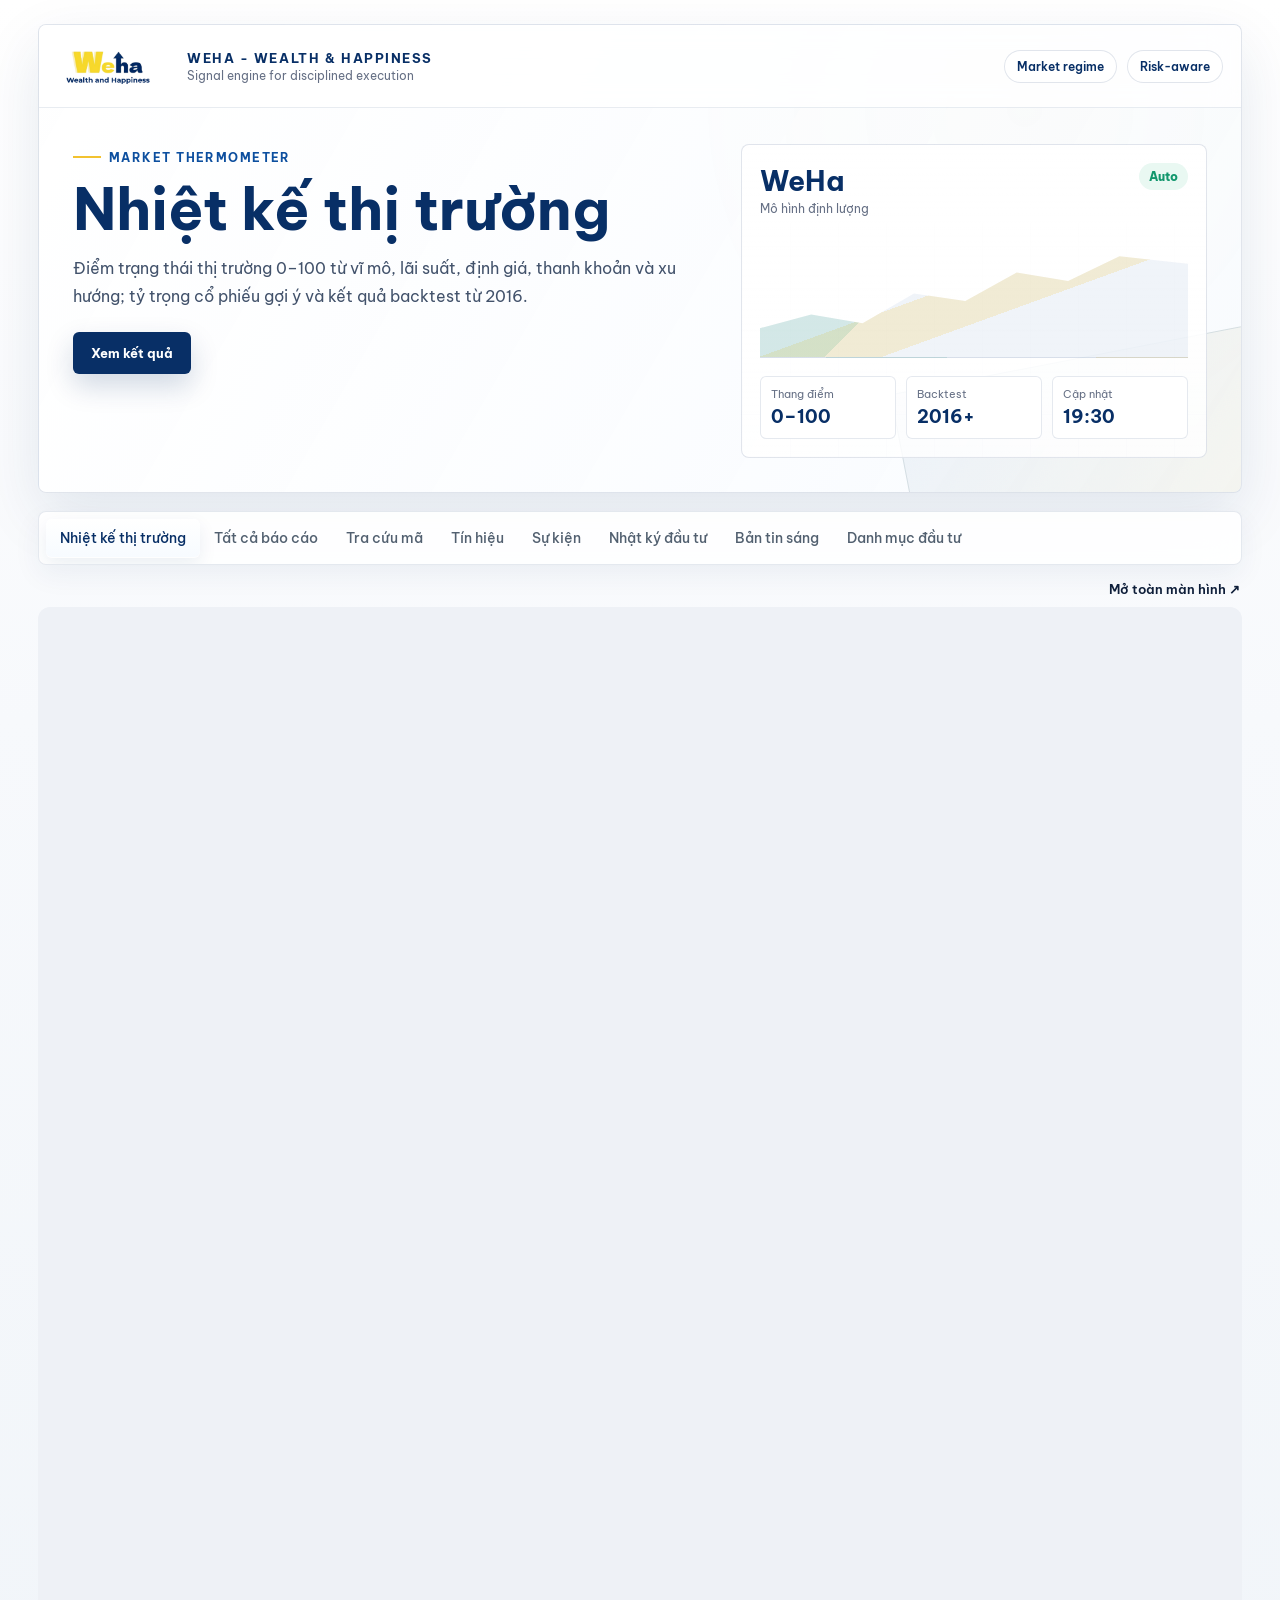
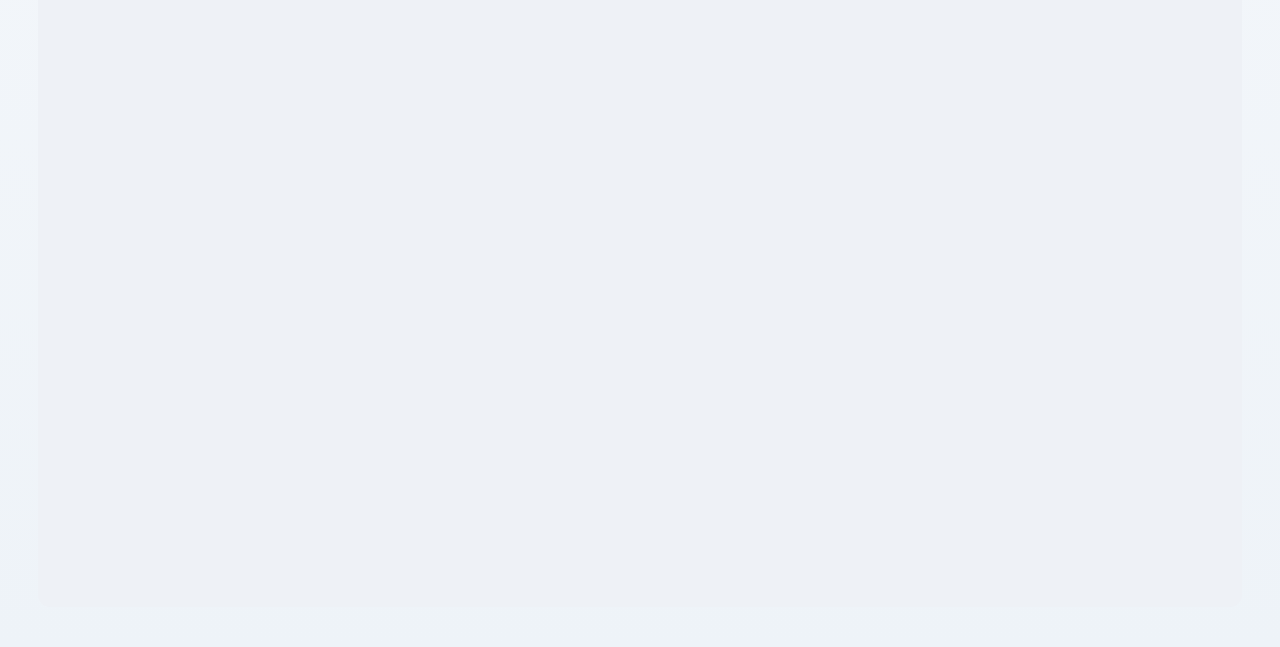
<file: index.html>
<!DOCTYPE html>
<html lang="vi">
<head>
<meta charset="UTF-8">
<meta name="viewport" content="width=device-width, initial-scale=1">
<title>WeHa - Wealth & Happiness | Nhiệt kế thị trường</title>
<meta name="description" content="Điểm trạng thái thị trường chứng khoán Việt Nam 0–100, tỷ trọng cổ phiếu gợi ý và backtest từ 2016, cập nhật tự động mỗi ngày giao dịch.">
<link rel="preconnect" href="https://fonts.googleapis.com">
<link rel="preconnect" href="https://fonts.gstatic.com" crossorigin>
<link href="https://fonts.googleapis.com/css2?family=Be+Vietnam+Pro:wght@300;400;500;600;700;800&display=swap" rel="stylesheet">
<link rel="icon" href="assets/img/logo-cropped.png">
<link rel="stylesheet" href="assets/css/style.css">
<style>
  .thermo-frame{width:100%;border:0;display:block;min-height:1600px;border-radius:12px;background:#eef1f6}
  .thermo-links{display:flex;gap:16px;flex-wrap:wrap;justify-content:flex-end;margin:6px 2px 10px;font-size:13px}
  .thermo-links a{color:#0f1f3a;font-weight:600;text-decoration:none}
  .thermo-links a:hover{text-decoration:underline}
</style>
</head>
<body>
<div class="page">
  <section class="brand-shell">
    <div class="brand-nav">
      <div class="brand-logo">
        <img src="assets/img/logo-cropped.png" alt="WeHa">
        <div class="brand-kicker">
          <strong>WeHa - Wealth & Happiness</strong>
          <span>Signal engine for disciplined execution</span>
        </div>
      </div>
      <div class="brand-actions">
        <span class="brand-pill">Market regime</span>
        <span class="brand-pill">Risk-aware</span>
      </div>
    </div>
    <div class="brand-hero">
      <div class="hero-copy">
        <div class="eyebrow">Market thermometer</div>
        <h1>Nhiệt kế thị trường</h1>
        <p>Điểm trạng thái thị trường 0–100 từ vĩ mô, lãi suất, định giá, thanh khoản và xu hướng; tỷ trọng cổ phiếu gợi ý và kết quả backtest từ 2016.</p>
        <div class="hero-cta">
          <a class="primary-link" href="#panel-thermo">Xem kết quả</a>
        </div>
      </div>
      <div class="market-visual" aria-label="Thông tin cập nhật">
        <div class="market-visual-top">
          <div class="market-index"><strong>WeHa</strong><span>Mô hình định lượng</span></div>
          <div class="market-gain">Auto</div>
        </div>
        <div class="chart-line"></div>
        <div class="metric-row">
          <div class="metric"><span>Thang điểm</span><strong>0–100</strong></div>
          <div class="metric"><span>Backtest</span><strong>2016+</strong></div>
          <div class="metric"><span>Cập nhật</span><strong>19:30</strong></div>
        </div>
      </div>
    </div>
  </section>

  <div class="tabs">
    <a class="tab-btn active" href="index.html">Nhiệt kế thị trường</a>
    <a class="tab-btn" href="bao-cao.html">Tất cả báo cáo</a>
    <a class="tab-btn" href="tra-cuu.html">Tra cứu mã</a>
    <a class="tab-btn" href="tin-hieu.html">Tín hiệu</a>
    <a class="tab-btn" href="su-kien.html">Sự kiện</a>
    <a class="tab-btn" href="nhat-ky.html">Nhật ký đầu tư</a>
    <a class="tab-btn" href="morning-note.html">Bản tin sáng</a>
    <a class="tab-btn" href="portfolio.html">Danh mục đầu tư</a>
  </div>

  <div class="tab-panel active" id="panel-thermo">
    <div class="thermo-links">
      <a id="open-link" href="#" target="_blank" rel="noopener">Mở toàn màn hình ↗</a>
    </div>
    <iframe class="thermo-frame" id="thermo" title="Nhiệt kế thị trường"></iframe>
  </div>
</div>
<script>
  // Trang nhiệt kế đặt trên Cloudflare Pages, tự cập nhật 19:30 mỗi ngày giao dịch.
  // Đổi BASE khi gắn tên miền riêng, ví dụ "https://nhietke.weha.com.vn".
  var BASE = "https://nhiet-ke-thi-truong.pages.dev";
  var frame = document.getElementById("thermo");
  frame.src = BASE + "/ket-qua";
  document.getElementById("open-link").href = BASE + "/ket-qua";
  // Trang nhúng báo chiều cao để khung giãn đúng, không có thanh cuộn kép.
  window.addEventListener("message", function (e) {
    if (e.origin !== BASE || !e.data || typeof e.data.nhietkeHeight !== "number") return;
    frame.style.height = Math.max(600, Math.ceil(e.data.nhietkeHeight)) + "px";
  });
</script>
</body>
</html>
</file>
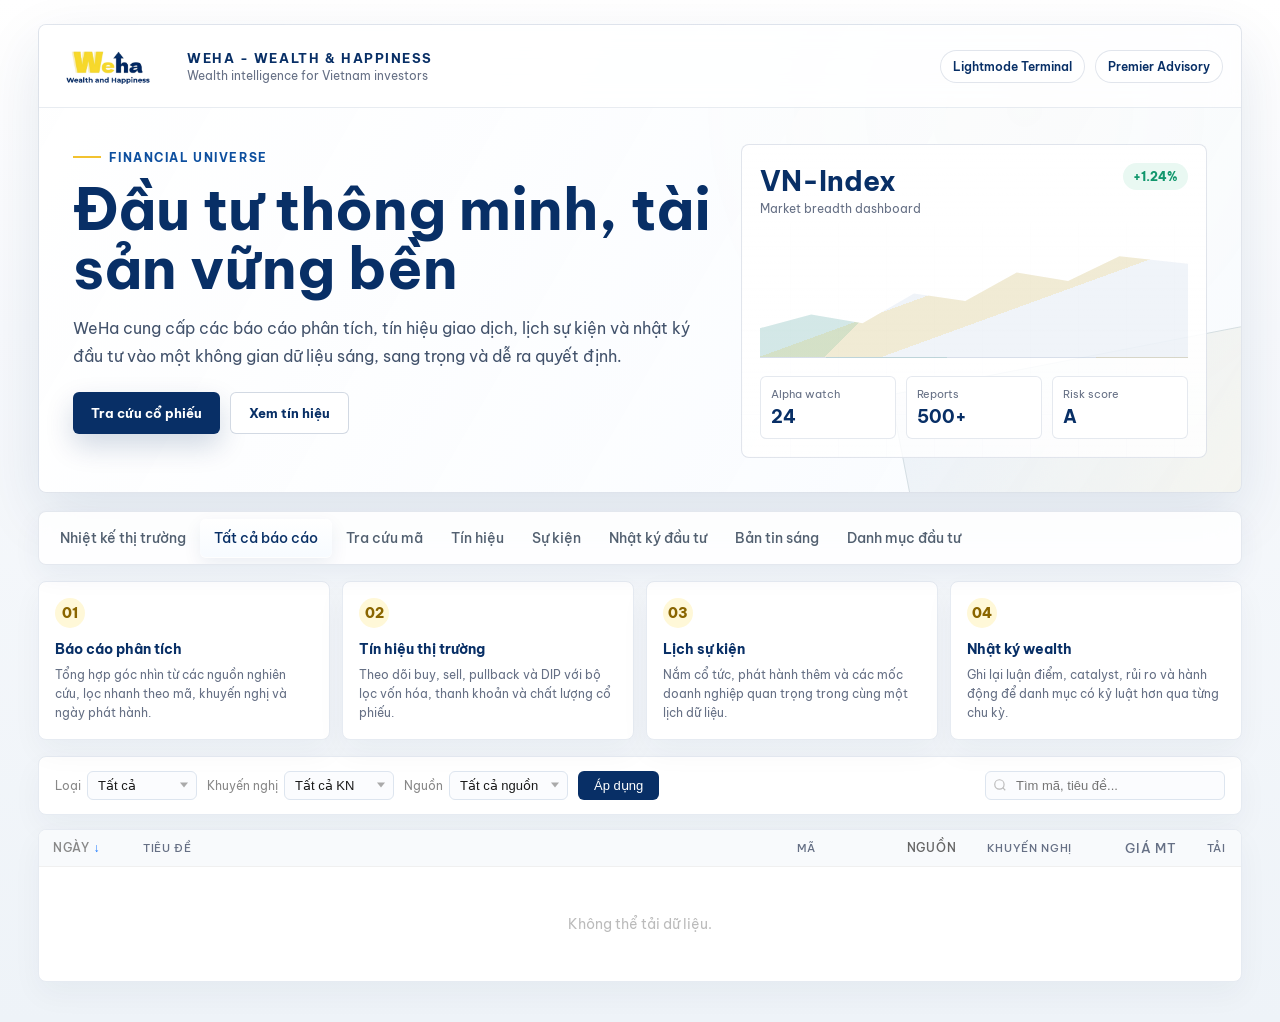
<file: bao-cao.html>
<!DOCTYPE html>
<html lang="vi">
<head>
<meta charset="UTF-8">
<meta name="viewport" content="width=device-width, initial-scale=1">
<title>WeHa - Wealth & Happiness | Báo cáo phân tích cổ phiếu</title>
<meta name="description" content="Tổng hợp báo cáo phân tích cổ phiếu, vĩ mô, chiến lược từ các công ty chứng khoán — lọc theo loại, khuyến nghị, nguồn.">
<link rel="canonical" href="https://weha.com.vn/bao-cao">
<link rel="preconnect" href="https://fonts.googleapis.com">
<link rel="preconnect" href="https://fonts.gstatic.com" crossorigin>
<link href="https://fonts.googleapis.com/css2?family=Be+Vietnam+Pro:wght@300;400;500;600;700;800&display=swap" rel="stylesheet">
<link rel="icon" href="assets/img/logo-cropped.png">
<link rel="stylesheet" href="assets/css/style.css">
</head>
<body>
<div class="page">
  <section class="brand-shell">
    <div class="brand-nav">
      <div class="brand-logo">
        <img src="assets/img/logo-cropped.png" alt="WeHa">
        <div class="brand-kicker">
          <strong>WeHa - Wealth & Happiness</strong>
          <span>Wealth intelligence for Vietnam investors</span>
        </div>
      </div>
      <div class="brand-actions">
        <span class="brand-pill">Lightmode Terminal</span>
        <span class="brand-pill">Premier Advisory</span>
      </div>
    </div>
    <div class="brand-hero">
      <div class="hero-copy">
        <div class="eyebrow">Financial universe</div>
        <h1>Đầu tư thông minh, tài sản vững bền</h1>
        <p>WeHa cung cấp các báo cáo phân tích, tín hiệu giao dịch, lịch sự kiện và nhật ký đầu tư vào một không gian dữ liệu sáng, sang trọng và dễ ra quyết định.</p>
        <div class="hero-cta">
          <a class="primary-link" href="tra-cuu.html">Tra cứu cổ phiếu</a>
          <a class="secondary-link" href="tin-hieu.html">Xem tín hiệu</a>
        </div>
      </div>
      <div class="market-visual" aria-label="Market dashboard preview">
        <div class="market-visual-top">
          <div class="market-index">
            <strong>VN-Index</strong>
            <span>Market breadth dashboard</span>
          </div>
          <div class="market-gain">+1.24%</div>
        </div>
        <div class="chart-line"></div>
        <div class="metric-row">
          <div class="metric"><span>Alpha watch</span><strong>24</strong></div>
          <div class="metric"><span>Reports</span><strong>500+</strong></div>
          <div class="metric"><span>Risk score</span><strong>A</strong></div>
        </div>
      </div>
    </div>
  </section>

  <div class="tabs">
    <a class="tab-btn" href="index.html">Nhiệt kế thị trường</a>
    <a class="tab-btn active" href="bao-cao.html">Tất cả báo cáo</a>
    <a class="tab-btn" href="tra-cuu.html">Tra cứu mã</a>
    <a class="tab-btn" href="tin-hieu.html">Tín hiệu</a>
    <a class="tab-btn" href="su-kien.html">Sự kiện</a>
    <a class="tab-btn" href="nhat-ky.html">Nhật ký đầu tư</a>
    <a class="tab-btn" href="morning-note.html">Bản tin sáng</a>
    <a class="tab-btn" href="portfolio.html">Danh mục đầu tư</a>
  </div>

  <section class="brand-section">
    <article class="brand-feature"><span>01</span><h3>Báo cáo phân tích</h3><p>Tổng hợp góc nhìn từ các nguồn nghiên cứu, lọc nhanh theo mã, khuyến nghị và ngày phát hành.</p></article>
    <article class="brand-feature"><span>02</span><h3>Tín hiệu thị trường</h3><p>Theo dõi buy, sell, pullback và DIP với bộ lọc vốn hóa, thanh khoản và chất lượng cổ phiếu.</p></article>
    <article class="brand-feature"><span>03</span><h3>Lịch sự kiện</h3><p>Nắm cổ tức, phát hành thêm và các mốc doanh nghiệp quan trọng trong cùng một lịch dữ liệu.</p></article>
    <article class="brand-feature"><span>04</span><h3>Nhật ký wealth</h3><p>Ghi lại luận điểm, catalyst, rủi ro và hành động để danh mục có kỷ luật hơn qua từng chu kỳ.</p></article>
  </section>

  <div class="tab-panel active" id="panel-all">
    <div class="toolbar">
      <div class="filter-group"><label>Loại</label><div class="custom-select"><select id="type-filter"><option value="">Tất cả</option><option value="stock">Cổ phiếu</option><option value="macro">Vĩ mô</option><option value="strategy">Chiến lược</option></select></div></div>
      <div class="filter-group"><label>Khuyến nghị</label><div class="custom-select"><select id="rec-filter"><option value="">Tất cả KN</option><option value="MUA">Mua</option><option value="KHẢ QUAN">Khả quan</option><option value="TRUNG LẬP">Trung lập</option><option value="KHÁC">Khác</option></select></div></div>
      <div class="filter-group"><label>Nguồn</label><div class="custom-select"><select id="source-filter"><option value="">Tất cả nguồn</option></select></div></div>
      <button class="btn-primary" onclick="applyFilters()">Áp dụng</button>
      <div class="toolbar-spacer"></div>
      <div class="search-wrap-outer" style="min-width:180px;max-width:240px;flex:1;">
        <div class="search-wrap">
          <svg width="14" height="14" viewBox="0 0 24 24" fill="none" stroke="currentColor" stroke-width="2"><circle cx="11" cy="11" r="8"/><path d="m21 21-4.35-4.35"/></svg>
          <input type="text" id="search" placeholder="Tìm mã, tiêu đề...">
        </div>
      </div>
    </div>
    <div class="result-count" id="result-count"></div>
    <div class="table-wrap">
      <table><thead><tr>
        <th class="date-cell sort-desc" onclick="toggleSort()">Ngày</th>
        <th>Tiêu đề</th><th class="ticker-col">Mã</th><th class="source-col">Nguồn</th>
        <th class="rec-col">Khuyến nghị</th><th class="price-col" style="text-align:right">Giá MT</th><th class="dl-col">Tải</th>
      </tr></thead>
      <tbody id="tbody"><tr class="state-row"><td colspan="7">Đang tải...</td></tr></tbody></table>
    </div>
    <div class="card-list" id="card-list"></div>
  </div>

</div>
<script src="assets/js/common.js"></script>
<script src="assets/js/all.js"></script>
</body>
</html>
</file>
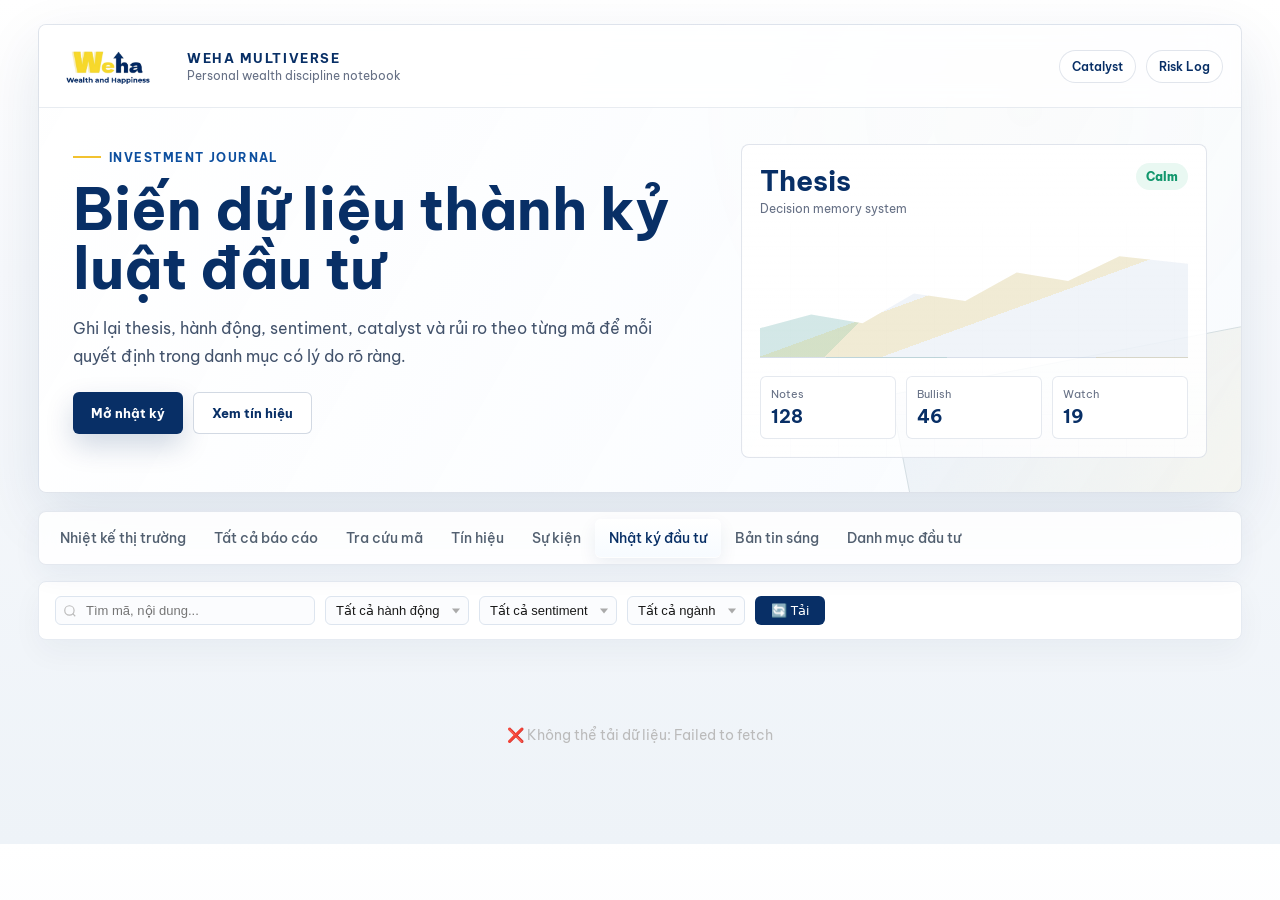
<file: nhat-ky.html>
<!DOCTYPE html>
<html lang="vi">
<head>
<meta charset="UTF-8">
<meta name="viewport" content="width=device-width, initial-scale=1">
<title>WeHa Multiverse | Nhật ký đầu tư cá nhân</title>
<meta name="description" content="Nhật ký ghi chú đầu tư cá nhân: hành động mua/bán/giữ, sentiment, catalyst và rủi ro theo từng mã cổ phiếu.">
<link rel="canonical" href="https://judy031200.github.io/multiverse/nhat-ky.html">
<link rel="preconnect" href="https://fonts.googleapis.com">
<link rel="preconnect" href="https://fonts.gstatic.com" crossorigin>
<link href="https://fonts.googleapis.com/css2?family=Be+Vietnam+Pro:wght@300;400;500;600;700;800&display=swap" rel="stylesheet">
<link rel="icon" href="assets/img/logo-cropped.png">
<link rel="stylesheet" href="assets/css/style.css">
</head>
<body>
<div class="page">
  <section class="brand-shell">
    <div class="brand-nav">
      <div class="brand-logo">
        <img src="assets/img/logo-cropped.png" alt="WeHa">
        <div class="brand-kicker">
          <strong>WeHa Multiverse</strong>
          <span>Personal wealth discipline notebook</span>
        </div>
      </div>
      <div class="brand-actions">
        <span class="brand-pill">Catalyst</span>
        <span class="brand-pill">Risk Log</span>
      </div>
    </div>
    <div class="brand-hero">
      <div class="hero-copy">
        <div class="eyebrow">Investment journal</div>
        <h1>Biến dữ liệu thành kỷ luật đầu tư</h1>
        <p>Ghi lại thesis, hành động, sentiment, catalyst và rủi ro theo từng mã để mỗi quyết định trong danh mục có lý do rõ ràng.</p>
        <div class="hero-cta">
          <a class="primary-link" href="#panel-journal">Mở nhật ký</a>
          <a class="secondary-link" href="tin-hieu.html">Xem tín hiệu</a>
        </div>
      </div>
      <div class="market-visual" aria-label="Journal dashboard preview">
        <div class="market-visual-top">
          <div class="market-index"><strong>Thesis</strong><span>Decision memory system</span></div>
          <div class="market-gain">Calm</div>
        </div>
        <div class="chart-line"></div>
        <div class="metric-row">
          <div class="metric"><span>Notes</span><strong>128</strong></div>
          <div class="metric"><span>Bullish</span><strong>46</strong></div>
          <div class="metric"><span>Watch</span><strong>19</strong></div>
        </div>
      </div>
    </div>
  </section>

  <div class="tabs">
    <a class="tab-btn" href="index.html">Nhiệt kế thị trường</a>
    <a class="tab-btn" href="bao-cao.html">Tất cả báo cáo</a>
    <a class="tab-btn" href="tra-cuu.html">Tra cứu mã</a>
    <a class="tab-btn" href="tin-hieu.html">Tín hiệu</a>
    <a class="tab-btn" href="su-kien.html">Sự kiện</a>
    <a class="tab-btn active" href="nhat-ky.html">Nhật ký đầu tư</a>
    <a class="tab-btn" href="morning-note.html">Bản tin sáng</a>
    <a class="tab-btn" href="portfolio.html">Danh mục đầu tư</a>
  </div>

  <div class="tab-panel active" id="panel-journal">
    <!-- Thanh công cụ -->
    <div class="journal-toolbar">
      <div class="search-wrap" style="min-width:180px;max-width:260px;flex:1;">
        <svg width="14" height="14" viewBox="0 0 24 24" fill="none" stroke="currentColor" stroke-width="2"><circle cx="11" cy="11" r="8"/><path d="m21 21-4.35-4.35"/></svg>
        <input type="text" id="jnl-search" placeholder="Tìm mã, nội dung..." oninput="filterJournal()">
      </div>
      <div class="custom-select"><select id="jnl-action-filter" onchange="filterJournal()"><option value="">Tất cả hành động</option><option value="Buy">Mua</option><option value="Hold">Giữ</option><option value="Sell">Bán</option></select></div>
      <div class="custom-select"><select id="jnl-sentiment-filter" onchange="filterJournal()"><option value="">Tất cả sentiment</option><option value="Bullish">Bullish</option><option value="Neutral">Neutral</option><option value="Bearish">Bearish</option></select></div>
      <div class="custom-select"><select id="jnl-sector-filter" onchange="filterJournal()"><option value="">Tất cả ngành</option></select></div>
      <button class="btn-primary" onclick="loadJournal()">🔄 Tải</button>
      <span id="jnl-count-label" style="font-size:12px;color:#aaa;margin-left:auto;"></span>
    </div>

    <!-- Chip lọc nhanh theo ticker -->
    <div id="jnl-ticker-chips" style="display:flex;gap:6px;flex-wrap:wrap;margin-bottom:12px;"></div>

    <!-- Stats bar -->
    <div class="jnl-stats" id="jnl-stats" style="display:none;">
      <div class="jnl-stat"><div class="jnl-stat-label">Tổng ghi chú</div><div class="jnl-stat-value" id="jnl-s-total">0</div></div>
      <div class="jnl-stat"><div class="jnl-stat-label">Bullish</div><div class="jnl-stat-value" style="color:#15803d" id="jnl-s-bull">0</div></div>
      <div class="jnl-stat"><div class="jnl-stat-label">Hold</div><div class="jnl-stat-value" style="color:#0369a1" id="jnl-s-hold">0</div></div>
      <div class="jnl-stat"><div class="jnl-stat-label">Mã theo dõi</div><div class="jnl-stat-value" style="color:#7c3aed" id="jnl-s-tickers">0</div></div>
    </div>

    <!-- Danh sách nhật ký -->
    <div id="jnl-list"><div class="jnl-empty">Nhấn "Tải" để xem nhật ký đầu tư</div></div>
  </div>

</div>
<script src="assets/js/common.js"></script>
<script src="assets/js/journal.js"></script>
</body>
</html>
</file>
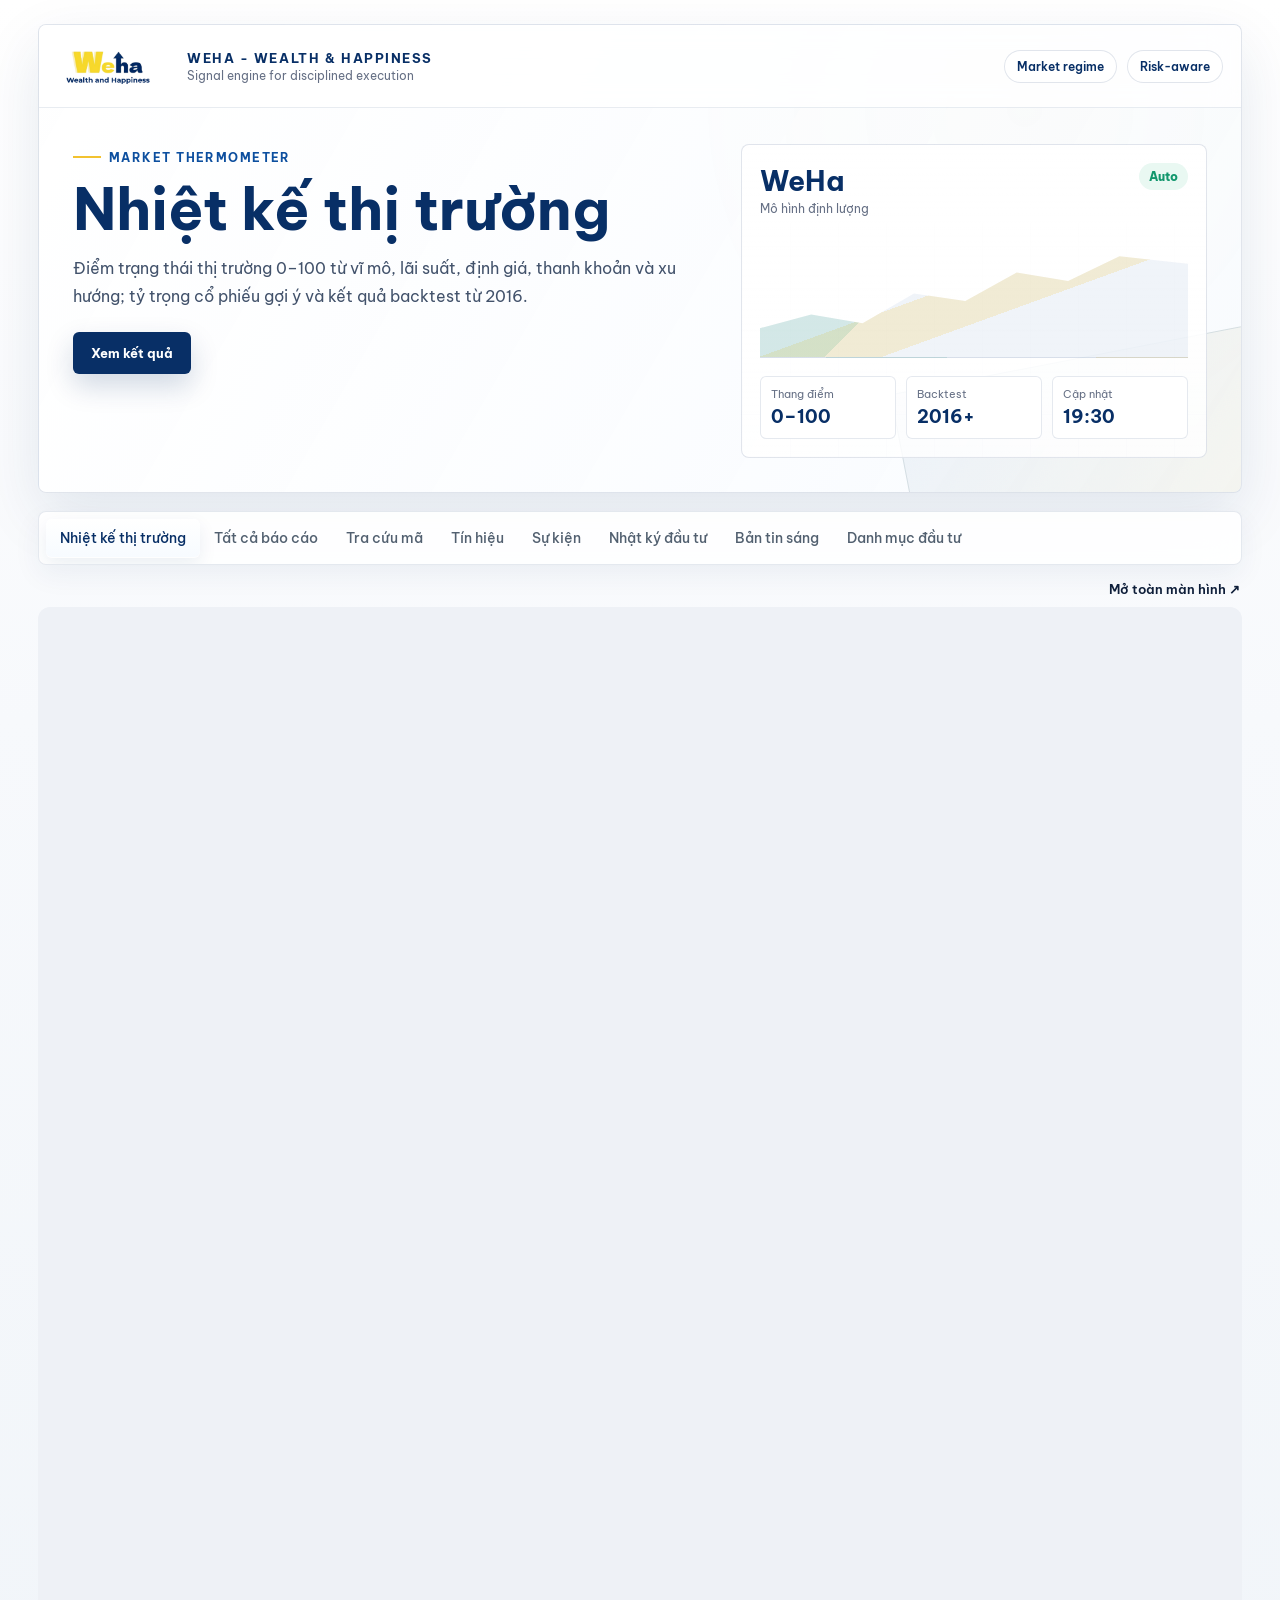
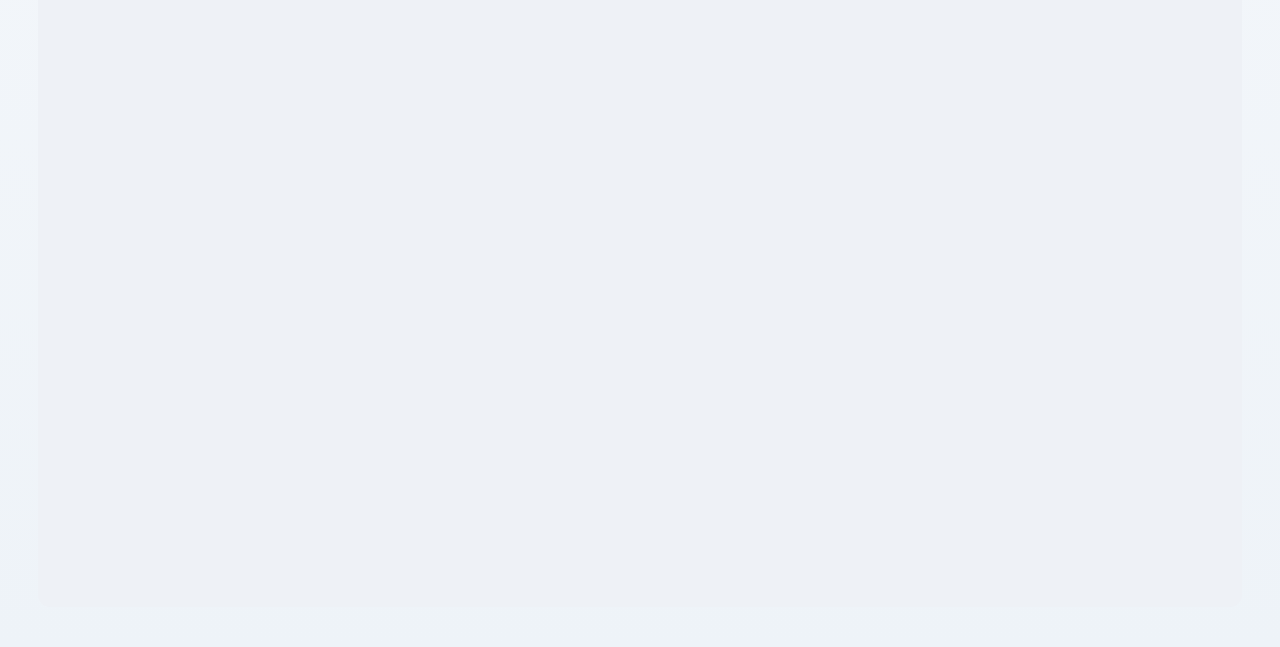
<file: nhiet-ke.html>
<!DOCTYPE html>
<html lang="vi">
<head>
<meta charset="UTF-8">
<title>WeHa - Wealth & Happiness | Nhiệt kế thị trường</title>
<link rel="canonical" href="https://weha.com.vn/">
<meta http-equiv="refresh" content="0; url=./">
<script>location.replace("./" + location.hash);</script>
</head>
<body><p>Nhiệt kế thị trường đã chuyển về <a href="./">trang chủ WeHa</a>.</p></body>
</html>
</file>
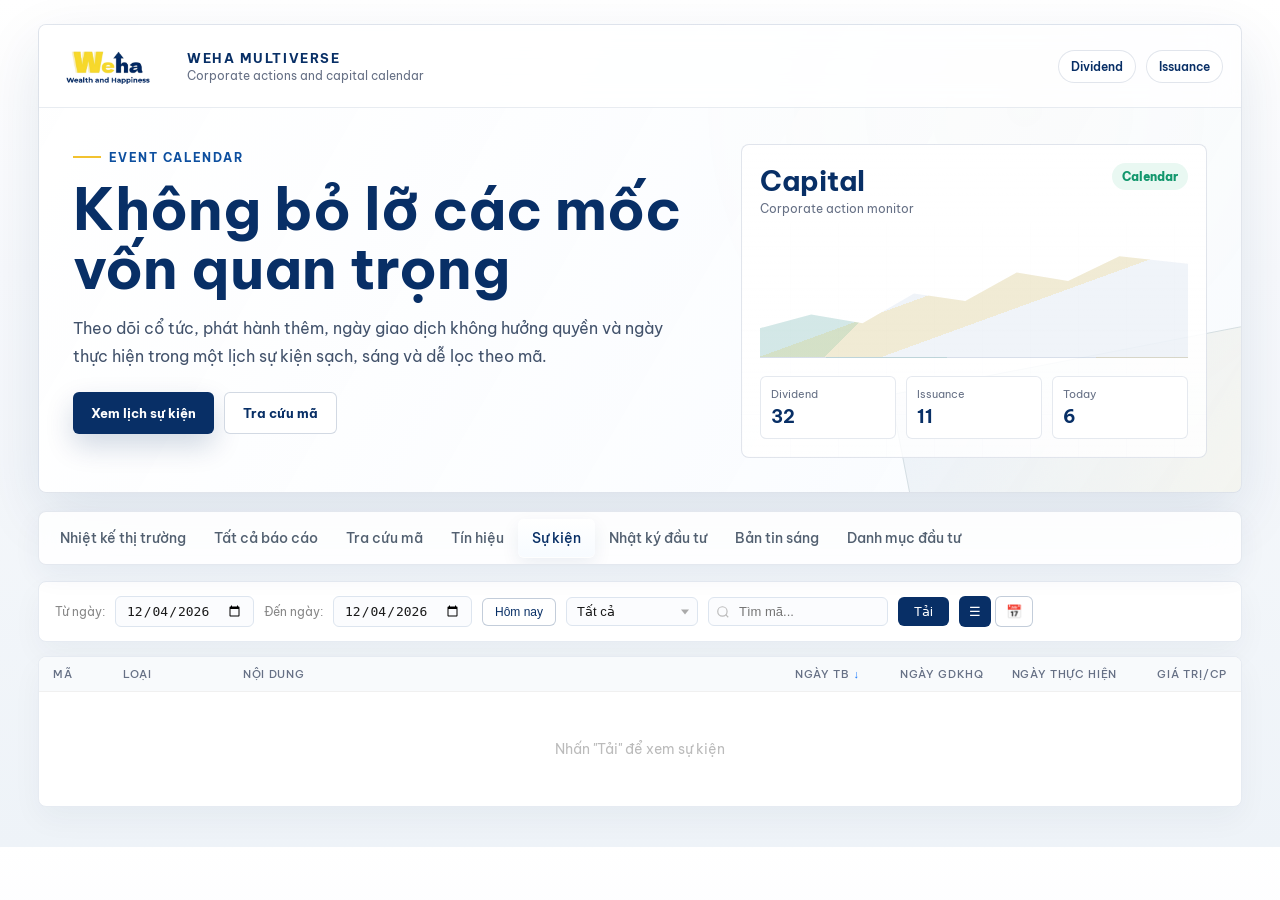
<file: su-kien.html>
<!DOCTYPE html>
<html lang="vi">
<head>
<meta charset="UTF-8">
<meta name="viewport" content="width=device-width, initial-scale=1">
<title>WeHa Multiverse | Lịch sự kiện doanh nghiệp</title>
<meta name="description" content="Lịch sự kiện doanh nghiệp: ngày giao dịch không hưởng quyền, ngày thanh toán cổ tức, phát hành thêm cổ phiếu.">
<link rel="canonical" href="https://judy031200.github.io/multiverse/su-kien.html">
<link rel="preconnect" href="https://fonts.googleapis.com">
<link rel="preconnect" href="https://fonts.gstatic.com" crossorigin>
<link href="https://fonts.googleapis.com/css2?family=Be+Vietnam+Pro:wght@300;400;500;600;700;800&display=swap" rel="stylesheet">
<link rel="icon" href="assets/img/logo-cropped.png">
<link rel="stylesheet" href="assets/css/style.css">
</head>
<body>
<div class="page">
  <section class="brand-shell">
    <div class="brand-nav">
      <div class="brand-logo">
        <img src="assets/img/logo-cropped.png" alt="WeHa">
        <div class="brand-kicker">
          <strong>WeHa Multiverse</strong>
          <span>Corporate actions and capital calendar</span>
        </div>
      </div>
      <div class="brand-actions">
        <span class="brand-pill">Dividend</span>
        <span class="brand-pill">Issuance</span>
      </div>
    </div>
    <div class="brand-hero">
      <div class="hero-copy">
        <div class="eyebrow">Event calendar</div>
        <h1>Không bỏ lỡ các mốc vốn quan trọng</h1>
        <p>Theo dõi cổ tức, phát hành thêm, ngày giao dịch không hưởng quyền và ngày thực hiện trong một lịch sự kiện sạch, sáng và dễ lọc theo mã.</p>
        <div class="hero-cta">
          <a class="primary-link" href="#panel-events">Xem lịch sự kiện</a>
          <a class="secondary-link" href="tra-cuu.html">Tra cứu mã</a>
        </div>
      </div>
      <div class="market-visual" aria-label="Event dashboard preview">
        <div class="market-visual-top">
          <div class="market-index"><strong>Capital</strong><span>Corporate action monitor</span></div>
          <div class="market-gain">Calendar</div>
        </div>
        <div class="chart-line"></div>
        <div class="metric-row">
          <div class="metric"><span>Dividend</span><strong>32</strong></div>
          <div class="metric"><span>Issuance</span><strong>11</strong></div>
          <div class="metric"><span>Today</span><strong>6</strong></div>
        </div>
      </div>
    </div>
  </section>

  <div class="tabs">
    <a class="tab-btn" href="index.html">Nhiệt kế thị trường</a>
    <a class="tab-btn" href="bao-cao.html">Tất cả báo cáo</a>
    <a class="tab-btn" href="tra-cuu.html">Tra cứu mã</a>
    <a class="tab-btn" href="tin-hieu.html">Tín hiệu</a>
    <a class="tab-btn active" href="su-kien.html">Sự kiện</a>
    <a class="tab-btn" href="nhat-ky.html">Nhật ký đầu tư</a>
    <a class="tab-btn" href="morning-note.html">Bản tin sáng</a>
    <a class="tab-btn" href="portfolio.html">Danh mục đầu tư</a>
  </div>

  <div class="tab-panel active" id="panel-events">
    <div class="ev-toolbar">
      <span class="pb-label">Từ ngày:</span><input type="date" class="pb-date" id="ev-from">
      <span class="pb-label">Đến ngày:</span><input type="date" class="pb-date" id="ev-to">
      <button class="btn-outline" onclick="setEvToday()" style="padding:6px 12px;font-size:12px;white-space:nowrap;">Hôm nay</button>
      <div class="custom-select"><select id="ev-type" onchange="setEvType(this.value)"><option value="ISS,DIV">Tất cả</option><option value="DIV">Cổ tức</option><option value="ISS">Phát hành thêm</option></select></div>
      <div class="search-wrap" style="max-width:180px;flex:1;">
        <svg width="14" height="14" viewBox="0 0 24 24" fill="none" stroke="currentColor" stroke-width="2"><circle cx="11" cy="11" r="8"/><path d="m21 21-4.35-4.35"/></svg>
        <input type="text" id="ev-search" placeholder="Tìm mã..." oninput="filterEvents()">
      </div>
      <button class="btn-primary" onclick="loadEvents()">Tải</button>
      <div style="display:flex;gap:4px;">
        <button id="ev-view-table" class="btn-primary" onclick="setEvView('table')" style="padding:7px 10px;">☰</button>
        <button id="ev-view-cal"   class="btn-outline" onclick="setEvView('cal')"   style="padding:7px 10px;">📅</button>
      </div>
      <span class="pb-count" id="ev-count-label"></span>
    </div>
    <div class="table-wrap" id="ev-table-wrap">
      <table><thead><tr>
        <th style="width:70px;">Mã</th>
        <th style="width:120px;" id="ev-th-type" onclick="sortEvents('eventCode')">Loại</th>
        <th style="cursor:default;">Nội dung</th>
        <th style="width:105px;" id="ev-th-pub" class="sort-desc" onclick="sortEvents('publicDate')">Ngày TB</th>
        <th style="width:105px;" id="ev-th-gdkhq" onclick="sortEvents('displayDate1')">Ngày GDKHQ</th>
        <th style="width:110px;" id="ev-th-pay" onclick="sortEvents('payoutDate')">Ngày thực hiện</th>
        <th style="width:110px;text-align:right;cursor:default;">Giá trị/CP</th>
      </tr></thead>
      <tbody id="ev-tbody"><tr class="state-row"><td colspan="7">Nhấn "Tải" để xem sự kiện</td></tr></tbody></table>
    </div>
    <div class="card-list" id="ev-card-list"></div>
    <div id="ev-calendar" style="display:none;"></div>
  </div>

</div>
<script src="assets/js/common.js"></script>
<script src="assets/js/events.js"></script>
</body>
</html>
</file>
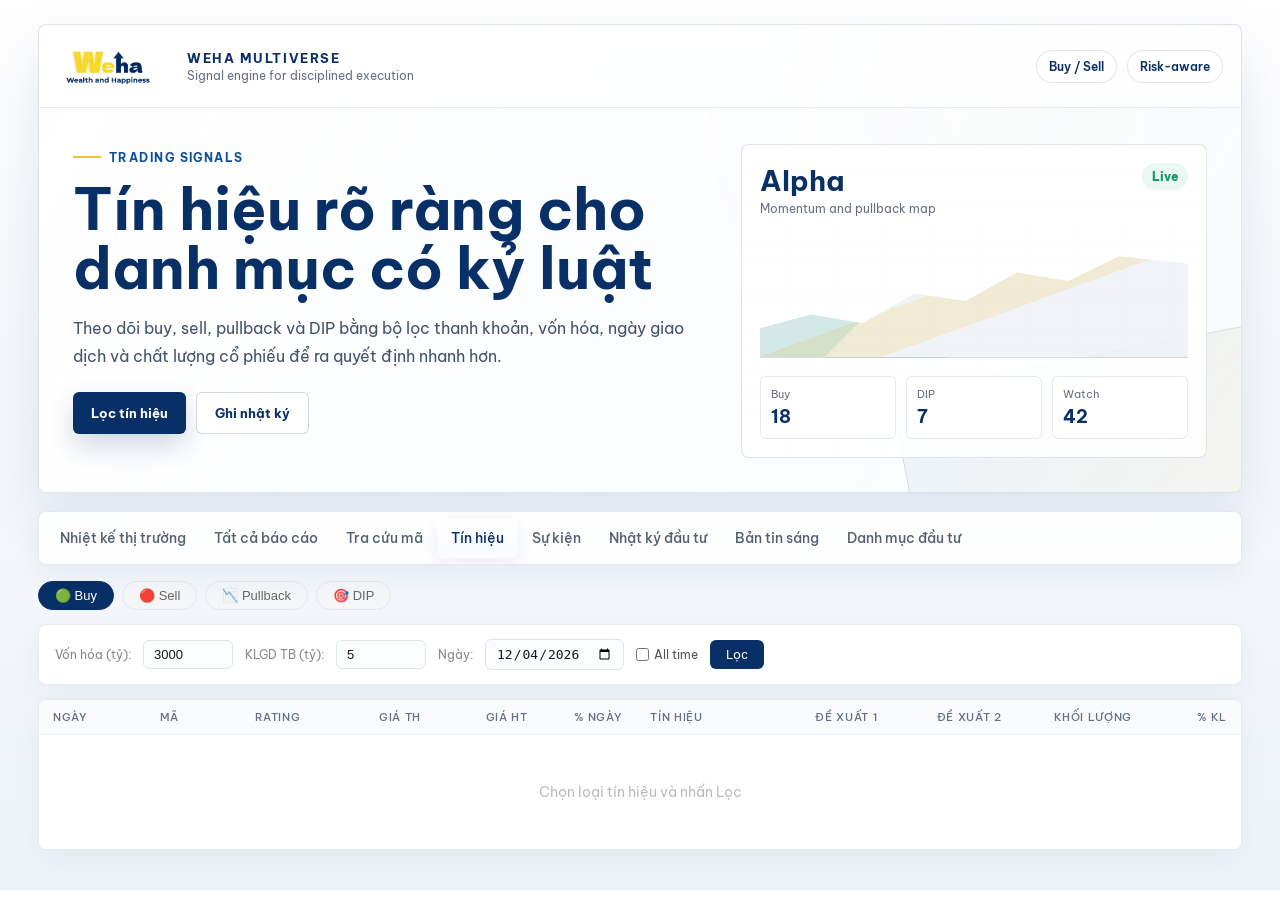
<file: tin-hieu.html>
<!DOCTYPE html>
<html lang="vi">
<head>
<meta charset="UTF-8">
<meta name="viewport" content="width=device-width, initial-scale=1">
<title>WeHa Multiverse | Tín hiệu cổ phiếu</title>
<meta name="description" content="Bộ lọc tín hiệu kỹ thuật Buy, Sell, Pullback, DIP theo vốn hóa, thanh khoản và xếp hạng cổ phiếu.">
<link rel="canonical" href="https://judy031200.github.io/multiverse/tin-hieu.html">
<link rel="preconnect" href="https://fonts.googleapis.com">
<link rel="preconnect" href="https://fonts.gstatic.com" crossorigin>
<link href="https://fonts.googleapis.com/css2?family=Be+Vietnam+Pro:wght@300;400;500;600;700;800&display=swap" rel="stylesheet">
<link rel="icon" href="assets/img/logo-cropped.png">
<link rel="stylesheet" href="assets/css/style.css">
</head>
<body>
<div class="page">
  <section class="brand-shell">
    <div class="brand-nav">
      <div class="brand-logo">
        <img src="assets/img/logo-cropped.png" alt="WeHa">
        <div class="brand-kicker">
          <strong>WeHa Multiverse</strong>
          <span>Signal engine for disciplined execution</span>
        </div>
      </div>
      <div class="brand-actions">
        <span class="brand-pill">Buy / Sell</span>
        <span class="brand-pill">Risk-aware</span>
      </div>
    </div>
    <div class="brand-hero">
      <div class="hero-copy">
        <div class="eyebrow">Trading signals</div>
        <h1>Tín hiệu rõ ràng cho danh mục có kỷ luật</h1>
        <p>Theo dõi buy, sell, pullback và DIP bằng bộ lọc thanh khoản, vốn hóa, ngày giao dịch và chất lượng cổ phiếu để ra quyết định nhanh hơn.</p>
        <div class="hero-cta">
          <a class="primary-link" href="#panel-signal">Lọc tín hiệu</a>
          <a class="secondary-link" href="nhat-ky.html">Ghi nhật ký</a>
        </div>
      </div>
      <div class="market-visual" aria-label="Signal dashboard preview">
        <div class="market-visual-top">
          <div class="market-index"><strong>Alpha</strong><span>Momentum and pullback map</span></div>
          <div class="market-gain">Live</div>
        </div>
        <div class="chart-line"></div>
        <div class="metric-row">
          <div class="metric"><span>Buy</span><strong>18</strong></div>
          <div class="metric"><span>DIP</span><strong>7</strong></div>
          <div class="metric"><span>Watch</span><strong>42</strong></div>
        </div>
      </div>
    </div>
  </section>

  <div class="tabs">
    <a class="tab-btn" href="index.html">Nhiệt kế thị trường</a>
    <a class="tab-btn" href="bao-cao.html">Tất cả báo cáo</a>
    <a class="tab-btn" href="tra-cuu.html">Tra cứu mã</a>
    <a class="tab-btn active" href="tin-hieu.html">Tín hiệu</a>
    <a class="tab-btn" href="su-kien.html">Sự kiện</a>
    <a class="tab-btn" href="nhat-ky.html">Nhật ký đầu tư</a>
    <a class="tab-btn" href="morning-note.html">Bản tin sáng</a>
    <a class="tab-btn" href="portfolio.html">Danh mục đầu tư</a>
  </div>

  <div class="tab-panel active" id="panel-signal">
    <div style="display:flex;gap:8px;margin-bottom:14px;flex-wrap:wrap;">
      <button id="sig-btn-buy"      class="sig-btn active" onclick="switchSignal('buy')">🟢 Buy</button>
      <button id="sig-btn-sell"     class="sig-btn"        onclick="switchSignal('sell')">🔴 Sell</button>
      <button id="sig-btn-pullback" class="sig-btn"        onclick="switchSignal('pullback')">📉 Pullback</button>
      <button id="sig-btn-dip"      class="sig-btn"        onclick="switchSignal('dip')">🎯 DIP</button>
    </div>
    <div class="pb-toolbar">
      <span class="pb-label">Vốn hóa (tỷ):</span>
      <input type="number" class="pb-input" id="sig-vonhoa" value="3000" min="0" step="500">
      <span class="pb-label">KLGD TB (tỷ):</span>
      <input type="number" class="pb-input" id="sig-tbgtdd" value="5" min="0" step="1">
      <span class="pb-label" id="sig-label-roe" style="display:none;">ROE tối thiểu:</span>
      <input type="number" class="pb-input" id="sig-roe" value="0.1" min="0" step="0.05" style="width:70px;display:none;">
      <span class="pb-label">Ngày:</span>
      <input type="date" class="pb-date" id="sig-date">
      <label style="display:flex;align-items:center;gap:5px;font-size:12px;color:#555;cursor:pointer;">
        <input type="checkbox" id="sig-alltime" onchange="toggleSigDate(this)" style="cursor:pointer;"> All time
      </label>
      <button class="btn-primary" onclick="loadSignal()">Lọc</button>
      <span class="pb-count" id="sig-count-label"></span>
    </div>
    <div id="sig-panel-buy">
      <div class="table-wrap"><table><thead><tr>
        <th style="width:90px;">Ngày</th><th style="width:80px;">Mã</th><th style="width:60px;">Rating</th>
        <th style="width:90px;text-align:right;">Giá TH</th><th style="width:90px;text-align:right;">Giá HT</th>
        <th style="width:80px;text-align:right;">% ngày</th><th style="width:110px;">Tín hiệu</th>
        <th style="width:105px;text-align:right;">Đề xuất 1</th><th style="width:105px;text-align:right;">Đề xuất 2</th>
        <th style="width:110px;text-align:right;">Khối lượng</th><th style="width:80px;text-align:right;">% KL</th>
      </tr></thead><tbody id="sig-buy-tbody"><tr class="state-row"><td colspan="11">Chọn loại tín hiệu và nhấn Lọc</td></tr></tbody></table></div>
      <div class="card-list" id="sig-buy-cards"></div>
    </div>
    <div id="sig-panel-sell" style="display:none;">
      <div class="table-wrap"><table><thead><tr>
        <th style="width:90px;">Ngày</th><th style="width:80px;">Mã</th><th style="width:60px;">Rating</th>
        <th style="width:90px;text-align:right;">Giá TH</th><th style="width:90px;text-align:right;">Giá HT</th>
        <th style="width:80px;text-align:right;">% ngày</th><th style="width:110px;">Tín hiệu</th>
        <th style="width:105px;text-align:right;">Đề xuất 1</th><th style="width:105px;text-align:right;">Đề xuất 2</th>
        <th style="width:110px;text-align:right;">Khối lượng</th><th style="width:80px;text-align:right;">% KL</th>
      </tr></thead><tbody id="sig-sell-tbody"><tr class="state-row"><td colspan="11">Chọn loại tín hiệu và nhấn Lọc</td></tr></tbody></table></div>
      <div class="card-list" id="sig-sell-cards"></div>
    </div>
    <div id="sig-panel-pullback" style="display:none;">
      <div class="table-wrap"><table><thead><tr>
        <th style="width:90px;">Ngày</th><th style="width:80px;">Mã</th><th style="width:60px;">Rating</th>
        <th style="width:90px;text-align:right;">Giá</th><th style="width:80px;text-align:right;">% ngày</th>
        <th style="width:100px;">Tín hiệu</th><th style="width:105px;text-align:right;">Đề xuất 1</th>
        <th style="width:105px;text-align:right;">Đề xuất 2</th><th style="width:110px;text-align:right;">Khối lượng</th>
        <th style="width:80px;text-align:right;">% KL</th><th style="width:90px;text-align:right;">Pullback 10</th>
      </tr></thead><tbody id="sig-pb-tbody"><tr class="state-row"><td colspan="11">Chọn loại tín hiệu và nhấn Lọc</td></tr></tbody></table></div>
      <div class="card-list" id="sig-pb-cards"></div>
    </div>
    <div id="sig-panel-dip" style="display:none;">
      <div class="table-wrap"><table><thead><tr>
        <th style="width:90px;">Ngày</th><th style="width:80px;">Mã</th><th style="width:60px;">Rating</th>
        <th style="width:90px;text-align:right;">Giá</th><th style="width:80px;text-align:right;">% ngày</th>
        <th style="width:110px;">Tín hiệu DIP</th><th style="width:110px;text-align:right;">Giá DIP</th>
        <th style="width:110px;text-align:right;">Khối lượng</th><th style="width:80px;text-align:right;">% KL</th>
        <th style="width:80px;text-align:right;">PC</th><th style="width:80px;text-align:right;">PF</th>
      </tr></thead><tbody id="sig-dip-tbody"><tr class="state-row"><td colspan="11">Chọn loại tín hiệu và nhấn Lọc</td></tr></tbody></table></div>
      <div class="card-list" id="sig-dip-cards"></div>
    </div>
  </div>

</div>
<script src="assets/js/common.js"></script>
<script src="assets/js/signal.js"></script>
</body>
</html>
</file>
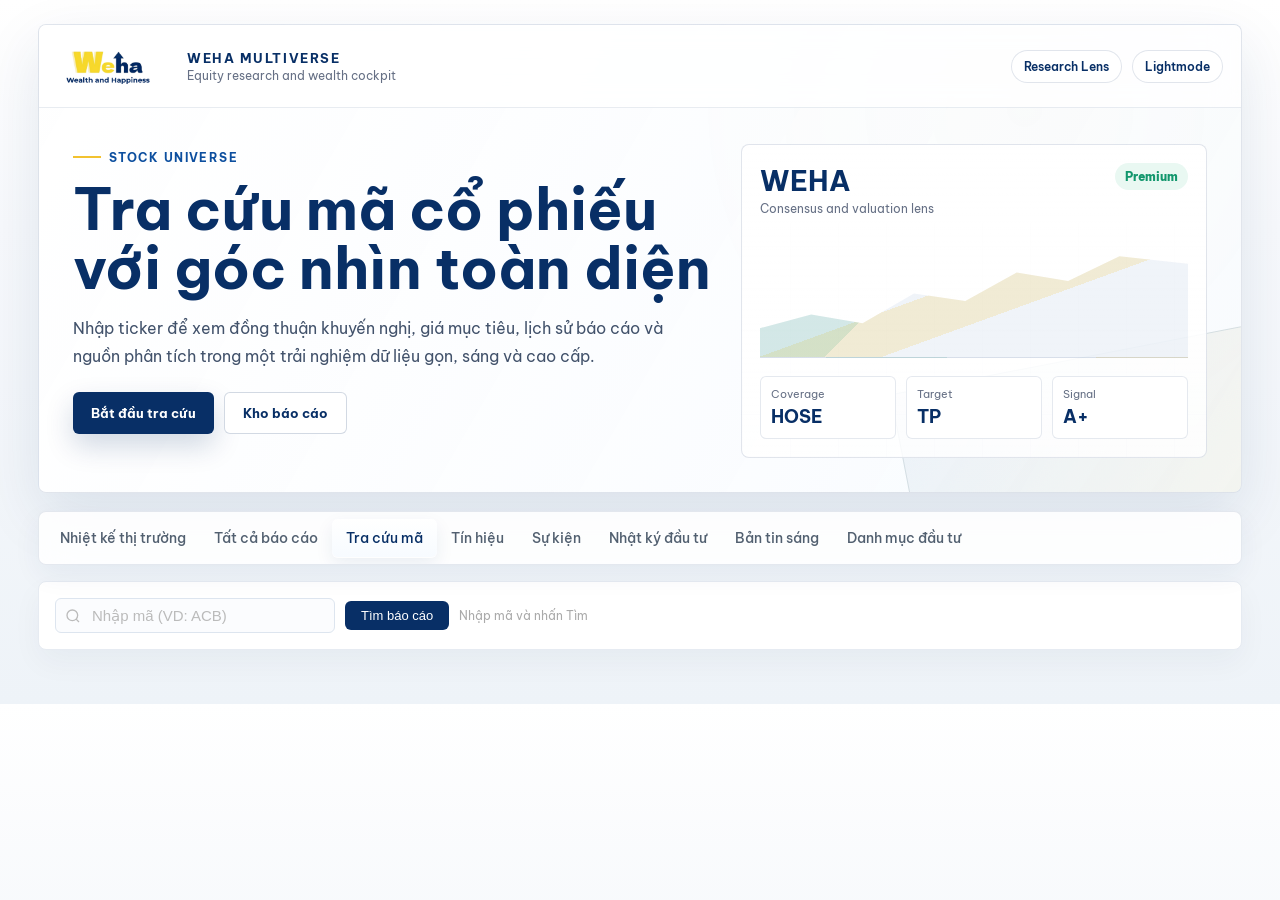
<file: tra-cuu.html>
<!DOCTYPE html>
<html lang="vi">
<head>
<meta charset="UTF-8">
<meta name="viewport" content="width=device-width, initial-scale=1">
<title>WeHa Multiverse | Tra cứu mã cổ phiếu</title>
<meta name="description" content="Tra cứu toàn bộ báo cáo phân tích theo mã cổ phiếu, xem đồng thuận khuyến nghị và giá mục tiêu trung bình từ các CTCK.">
<link rel="canonical" href="https://judy031200.github.io/multiverse/tra-cuu.html">
<link rel="preconnect" href="https://fonts.googleapis.com">
<link rel="preconnect" href="https://fonts.gstatic.com" crossorigin>
<link href="https://fonts.googleapis.com/css2?family=Be+Vietnam+Pro:wght@300;400;500;600;700;800&display=swap" rel="stylesheet">
<link rel="icon" href="assets/img/logo-cropped.png">
<link rel="stylesheet" href="assets/css/style.css">
</head>
<body>
<div class="page">
  <section class="brand-shell">
    <div class="brand-nav">
      <div class="brand-logo">
        <img src="assets/img/logo-cropped.png" alt="WeHa">
        <div class="brand-kicker">
          <strong>WeHa Multiverse</strong>
          <span>Equity research and wealth cockpit</span>
        </div>
      </div>
      <div class="brand-actions">
        <span class="brand-pill">Research Lens</span>
        <span class="brand-pill">Lightmode</span>
      </div>
    </div>
    <div class="brand-hero">
      <div class="hero-copy">
        <div class="eyebrow">Stock universe</div>
        <h1>Tra cứu mã cổ phiếu với góc nhìn toàn diện</h1>
        <p>Nhập ticker để xem đồng thuận khuyến nghị, giá mục tiêu, lịch sử báo cáo và nguồn phân tích trong một trải nghiệm dữ liệu gọn, sáng và cao cấp.</p>
        <div class="hero-cta">
          <a class="primary-link" href="#panel-ticker">Bắt đầu tra cứu</a>
          <a class="secondary-link" href="bao-cao.html">Kho báo cáo</a>
        </div>
      </div>
      <div class="market-visual" aria-label="Research dashboard preview">
        <div class="market-visual-top">
          <div class="market-index"><strong>WEHA</strong><span>Consensus and valuation lens</span></div>
          <div class="market-gain">Premium</div>
        </div>
        <div class="chart-line"></div>
        <div class="metric-row">
          <div class="metric"><span>Coverage</span><strong>HOSE</strong></div>
          <div class="metric"><span>Target</span><strong>TP</strong></div>
          <div class="metric"><span>Signal</span><strong>A+</strong></div>
        </div>
      </div>
    </div>
  </section>

  <div class="tabs">
    <a class="tab-btn" href="index.html">Nhiệt kế thị trường</a>
    <a class="tab-btn" href="bao-cao.html">Tất cả báo cáo</a>
    <a class="tab-btn active" href="tra-cuu.html">Tra cứu mã</a>
    <a class="tab-btn" href="tin-hieu.html">Tín hiệu</a>
    <a class="tab-btn" href="su-kien.html">Sự kiện</a>
    <a class="tab-btn" href="nhat-ky.html">Nhật ký đầu tư</a>
    <a class="tab-btn" href="morning-note.html">Bản tin sáng</a>
    <a class="tab-btn" href="portfolio.html">Danh mục đầu tư</a>
  </div>

  <div class="tab-panel active" id="panel-ticker">
    <div class="ticker-search-box">
      <div class="ticker-input-wrap">
        <svg width="16" height="16" viewBox="0 0 24 24" fill="none" stroke="currentColor" stroke-width="2"><circle cx="11" cy="11" r="8"/><path d="m21 21-4.35-4.35"/></svg>
        <input type="text" id="ticker-input" placeholder="Nhập mã (VD: ACB)" maxlength="10" onkeydown="if(event.key==='Enter')searchTicker()" oninput="this.value=this.value.toUpperCase()">
      </div>
      <button class="btn-primary" onclick="searchTicker()">Tìm báo cáo</button>
      <span class="ticker-hint" id="ticker-hint">Nhập mã và nhấn Tìm</span>
      <div class="toolbar-spacer"></div>
      <div class="history-wrap" id="history-wrap" style="display:none;"><span class="history-label">Gần đây:</span><div id="history-chips"></div></div>
    </div>
    <div id="ticker-consensus" style="display:none;">
      <div class="consensus-bar" id="consensus-bar"></div>
      <div class="stats-bar" id="stats-bar"></div>
      <div class="ticker-filter-row">
        <div class="custom-select"><select id="ticker-src-filter" onchange="filterTickerTable()"><option value="">Tất cả CTCK</option></select></div>
        <div class="custom-select"><select id="ticker-rec-filter" onchange="filterTickerTable()"><option value="">Tất cả KN</option><option value="MUA">Mua</option><option value="KHẢ QUAN">Khả quan</option><option value="TRUNG LẬP">Trung lập</option></select></div>
        <span class="result-count" id="ticker-result-count" style="margin:0;"></span>
      </div>
    </div>
    <div class="table-wrap" id="ticker-table-wrap" style="display:none;">
      <table><thead><tr>
        <th class="date-cell sort-desc" onclick="toggleTickerSort()">Ngày</th>
        <th>Tiêu đề</th><th class="source-col">CTCK</th><th class="rec-col">Khuyến nghị</th>
        <th class="price-col" style="text-align:right">Giá MT</th><th class="dl-col">Tải</th>
      </tr></thead>
      <tbody id="ticker-tbody"></tbody></table>
    </div>
    <div class="card-list" id="ticker-card-list"></div>
  </div>

</div>
<script src="assets/js/common.js"></script>
<script src="assets/js/ticker.js"></script>
</body>
</html>
</file>
<file: assets/css/style.css>
*,*::before,*::after{box-sizing:border-box;margin:0;padding:0}
body{font-family:-apple-system,BlinkMacSystemFont,"Segoe UI",Arial,sans-serif;background:#f5f6f8;color:#1a1a1a;font-size:14px;-webkit-text-size-adjust:100%;text-size-adjust:100%}
.page{max-width:1300px;margin:0 auto;padding:20px 16px;padding-left:max(16px,env(safe-area-inset-left));padding-right:max(16px,env(safe-area-inset-right))}
.page-title{font-size:18px;font-weight:600;color:#1a1a1a;margin-bottom:4px}
.page-subtitle{font-size:12px;color:#888;margin-bottom:16px}
/* Tabs */
.tabs{display:flex;border-bottom:2px solid #e8e8e8;margin-bottom:16px;overflow-x:auto;-webkit-overflow-scrolling:touch;scrollbar-width:none}
.tab-btn{display:inline-block;text-decoration:none;padding:10px 20px;font-size:14px;font-weight:500;color:#888;background:none;border:none;cursor:pointer;border-bottom:2px solid transparent;margin-bottom:-2px;white-space:nowrap;transition:color .15s,border-color .15s}
.tab-btn:hover{color:#1677ff}
.tab-btn.active{color:#1677ff;border-bottom-color:#1677ff}
.tab-panel{display:none}
.tab-panel.active{display:block}
/* Toolbar */
.toolbar{background:#fff;border:1px solid #e8e8e8;border-radius:10px;padding:14px 16px;display:flex;align-items:center;gap:10px;margin-bottom:14px;flex-wrap:wrap}
.filter-group{display:flex;align-items:center;gap:6px;flex-shrink:0}
.filter-group label{font-size:12px;color:#888;white-space:nowrap}
.custom-select{position:relative}
.custom-select select{appearance:none;-webkit-appearance:none;background:#f5f6f8;border:1px solid #e8e8e8;border-radius:6px;padding:6px 28px 6px 10px;font-size:13px;color:#1a1a1a;cursor:pointer;outline:none;min-width:110px}
.custom-select select:focus{border-color:#1677ff}
.custom-select::after{content:"";pointer-events:none;position:absolute;right:9px;top:50%;transform:translateY(-50%);width:0;height:0;border-left:4px solid transparent;border-right:4px solid transparent;border-top:5px solid #aaa}
.btn-primary{background:#1677ff;color:#fff;border:none;border-radius:6px;padding:7px 16px;font-size:13px;font-weight:500;cursor:pointer;white-space:nowrap;flex-shrink:0}
.btn-primary:active{background:#0958d9}
.btn-outline{background:#fff;color:#1677ff;border:1px solid #1677ff;border-radius:6px;padding:7px 14px;font-size:13px;font-weight:500;cursor:pointer;white-space:nowrap}
.btn-outline:hover{background:#e6f1ff}
.toolbar-spacer{flex:1;min-width:0}
.search-wrap{position:relative;width:100%}
.search-wrap input{width:100%;border:1px solid #e8e8e8;border-radius:6px;padding:6px 10px 6px 30px;font-size:13px;background:#f5f6f8;color:#1a1a1a;outline:none}
.search-wrap input:focus{border-color:#1677ff;background:#fff}
.search-wrap svg{position:absolute;left:8px;top:50%;transform:translateY(-50%);color:#bbb;pointer-events:none}
.result-count{font-size:12px;color:#8c8c8c;margin-bottom:8px;padding:0 2px}
/* Table */
.table-wrap{background:#fff;border:1px solid #e8e8e8;border-radius:10px;overflow:hidden;overflow-x:auto;-webkit-overflow-scrolling:touch}
table{width:100%;border-collapse:collapse}
thead th{background:#fafafa;font-size:11px;font-weight:500;color:#999;padding:10px 14px;text-align:left;border-bottom:1px solid #f0f0f0;white-space:nowrap;cursor:pointer;user-select:none;text-transform:uppercase;letter-spacing:.03em}
thead th:hover{color:#1677ff}
thead th.sort-asc::after{content:" ↑";color:#1677ff}
thead th.sort-desc::after{content:" ↓";color:#1677ff}
tbody td{padding:12px 14px;border-bottom:1px solid #f5f5f5;vertical-align:middle}
tbody tr:last-child td{border-bottom:none}
tbody tr:hover{background:#fafbfc}
.date-cell{font-size:12px;color:#888;white-space:nowrap;width:90px}
.title-cell{font-size:13px;color:#1a1a1a;line-height:1.5}
.source-col{width:80px;font-size:12px;color:#666}
.rec-col{width:100px}
.price-col{width:105px;text-align:right;font-size:13px;font-weight:500;font-variant-numeric:tabular-nums}
.dl-col{width:50px;text-align:center}
.ticker-col{width:110px}
.ticker-cell{display:flex;align-items:center;gap:7px}
.ticker-label{font-size:13px;font-weight:600;color:#1a1a1a}
.tag-macro{font-size:11px;color:#92400e;background:#fef3c7;padding:2px 7px;border-radius:4px;font-weight:500}
.tag-strategy{font-size:11px;color:#5b21b6;background:#ede9fe;padding:2px 7px;border-radius:4px;font-weight:500}
.rec{font-size:12px;font-weight:600;letter-spacing:.02em}
.rec-buy{color:#16a34a}
.rec-positive{color:#0369a1}
.rec-neutral{color:#9ca3af}
.rec-other{color:#92400e}
.price-empty{color:#d1d5db!important}
.btn-dl{display:inline-flex;align-items:center;justify-content:center;width:36px;height:36px;border-radius:6px;border:1px solid #e5e7eb;background:#fff;color:#9ca3af;text-decoration:none;transition:border-color .15s,color .15s,background .15s}
.btn-dl:hover{border-color:#1677ff;color:#1677ff;background:#e6f1ff}
.state-row td{text-align:center;padding:48px 0;color:#bbb;font-size:14px}
.badge-new{display:inline-block;font-size:10px;font-weight:600;background:#fee2e2;color:#dc2626;padding:1px 5px;border-radius:3px;margin-left:6px;vertical-align:middle}
/* Ticker search */
.ticker-search-box{background:#fff;border:1px solid #e8e8e8;border-radius:10px;padding:16px;display:flex;gap:10px;align-items:center;margin-bottom:14px;flex-wrap:wrap}
.ticker-input-wrap{position:relative;flex:1;min-width:160px;max-width:280px}
.ticker-input-wrap input{width:100%;border:1px solid #e8e8e8;border-radius:6px;padding:8px 10px 8px 36px;font-size:15px;font-weight:700;text-transform:uppercase;background:#f5f6f8;color:#1677ff;outline:none;letter-spacing:.05em}
.ticker-input-wrap input:focus{border-color:#1677ff;background:#fff}
.ticker-input-wrap input::placeholder{font-weight:400;color:#bbb;text-transform:none;letter-spacing:0}
.ticker-input-wrap svg{position:absolute;left:10px;top:50%;transform:translateY(-50%);color:#bbb;pointer-events:none}
.ticker-hint{font-size:12px;color:#aaa}
.history-wrap{display:flex;align-items:center;gap:6px;flex-wrap:wrap}
.history-label{font-size:11px;color:#bbb;white-space:nowrap}
.history-chip{font-size:12px;font-weight:600;color:#1677ff;background:#e6f1ff;border:1px solid #c7deff;border-radius:4px;padding:2px 8px;cursor:pointer}
.history-chip:hover{background:#bfdbfe}
.history-chip .chip-x{margin-left:4px;color:#93c5fd;font-size:10px;cursor:pointer}
.history-chip .chip-x:hover{color:#dc2626}
.stats-bar{display:grid;grid-template-columns:repeat(auto-fit,minmax(130px,1fr));gap:10px;margin-bottom:14px}
.stat-card{background:#fff;border:1px solid #e8e8e8;border-radius:10px;padding:12px 14px}
.stat-label{font-size:11px;color:#999;margin-bottom:4px;text-transform:uppercase;letter-spacing:.03em}
.stat-value{font-size:22px;font-weight:700;color:#1a1a1a;font-variant-numeric:tabular-nums}
.stat-sub{font-size:11px;color:#aaa;margin-top:2px}
.consensus-bar{background:#fff;border:1px solid #e8e8e8;border-radius:10px;padding:14px 18px;margin-bottom:14px;display:flex;align-items:center;gap:16px;flex-wrap:wrap}
.consensus-pills{display:flex;gap:6px;flex-wrap:wrap;margin-left:auto}
.cpill{display:inline-flex;align-items:center;gap:5px;font-size:12px;font-weight:600;padding:4px 10px;border-radius:20px}
.cpill-buy{background:#dcfce7;color:#15803d}
.cpill-pos{background:#dbeafe;color:#1d4ed8}
.cpill-neu{background:#f3f4f6;color:#6b7280}
.cpill-oth{background:#fef3c7;color:#92400e}
.ticker-filter-row{display:flex;gap:8px;align-items:center;flex-wrap:wrap;margin-bottom:10px}
.ticker-filter-row select{appearance:none;-webkit-appearance:none;background:#f5f6f8;border:1px solid #e8e8e8;border-radius:6px;padding:5px 24px 5px 10px;font-size:12px;color:#555;cursor:pointer;outline:none}
/* Signal tab */
.sig-btn{background:#f5f6f8;border:1px solid #e8e8e8;border-radius:20px;padding:6px 16px;font-size:13px;font-weight:500;color:#666;cursor:pointer;transition:all .15s;white-space:nowrap}
.sig-btn:hover{border-color:#1677ff;color:#1677ff}
.sig-btn.active{background:#1677ff;border-color:#1677ff;color:#fff}
.pb-toolbar{background:#fff;border:1px solid #e8e8e8;border-radius:10px;padding:14px 16px;display:flex;align-items:center;gap:12px;margin-bottom:14px;flex-wrap:wrap}
.pb-label{font-size:12px;color:#888;white-space:nowrap}
.pb-input{border:1px solid #e8e8e8;border-radius:6px;padding:6px 10px;font-size:13px;background:#f5f6f8;color:#1a1a1a;outline:none;width:90px}
.pb-date{border:1px solid #e8e8e8;border-radius:6px;padding:6px 10px;font-size:13px;background:#f5f6f8;color:#1a1a1a;outline:none}
.pb-count{font-size:12px;color:#aaa;margin-left:auto}
.rating-badge{display:inline-block;font-size:12px;font-weight:700;padding:2px 8px;border-radius:4px;min-width:32px;text-align:center}
.r-aplus{background:#dcfce7;color:#15803d}
.r-a{background:#d1fae5;color:#065f46}
.r-aminus{background:#ecfdf5;color:#047857}
.r-bplus{background:#dbeafe;color:#1e40af}
.r-b{background:#e0f2fe;color:#0369a1}
.r-bminus{background:#f0f9ff;color:#0284c7}
.r-cplus{background:#fef9c3;color:#854d0e}
.r-c{background:#fef3c7;color:#92400e}
.r-cminus{background:#fff7ed;color:#9a3412}
.price-up{color:#16a34a;font-weight:600}
.price-down{color:#dc2626;font-weight:600}
.price-flat{color:#888}
.signal-buy{font-size:11px;font-weight:600;background:#dcfce7;color:#15803d;padding:2px 7px;border-radius:4px}
.signal-wait{font-size:11px;font-weight:600;background:#fef9c3;color:#854d0e;padding:2px 7px;border-radius:4px}
.signal-none{font-size:11px;color:#ccc}
.signal-small-buy{font-size:11px;font-weight:600;background:#dcfce7;color:#15803d;padding:2px 7px;border-radius:4px}
.signal-big-buy{font-size:11px;font-weight:600;background:#bbf7d0;color:#065f46;padding:2px 7px;border-radius:4px}
.signal-small-sell{font-size:11px;font-weight:600;background:#fee2e2;color:#dc2626;padding:2px 7px;border-radius:4px}
.signal-big-sell{font-size:11px;font-weight:600;background:#fecaca;color:#991b1b;padding:2px 7px;border-radius:4px}
.signal-dip-day{font-size:11px;font-weight:600;background:#fee2e2;color:#dc2626;padding:2px 7px;border-radius:4px}
.signal-dip-mid{font-size:11px;font-weight:600;background:#fef3c7;color:#92400e;padding:2px 7px;border-radius:4px}
.signal-dip-sm{font-size:11px;font-weight:600;background:#dbeafe;color:#1d4ed8;padding:2px 7px;border-radius:4px}
.signal-dip-big{font-size:11px;font-weight:600;background:#f3e8ff;color:#7c3aed;padding:2px 7px;border-radius:4px}
/* Events */
.ev-toolbar{background:#fff;border:1px solid #e8e8e8;border-radius:10px;padding:14px 16px;display:flex;align-items:center;gap:10px;margin-bottom:14px;flex-wrap:wrap}
.badge-iss{font-size:11px;font-weight:600;background:#ede9fe;color:#5b21b6;padding:3px 9px;border-radius:20px;white-space:nowrap}
.badge-div-cash{font-size:11px;font-weight:600;background:#dcfce7;color:#15803d;padding:3px 9px;border-radius:20px;white-space:nowrap}
.ev-date{font-size:12px;color:#888;white-space:nowrap}
.ev-ticker{font-size:13px;font-weight:700;color:#1677ff}
.ev-value{font-size:13px;font-weight:600;color:#16a34a;font-variant-numeric:tabular-nums}
.ev-ratio{font-size:12px;color:#555}
/* Calendar */
.cal-nav{display:flex;align-items:center;justify-content:space-between;margin-bottom:14px}
.cal-nav-title{font-size:16px;font-weight:600;color:#1a1a1a}
.cal-nav-btn{background:#fff;border:1px solid #e8e8e8;border-radius:6px;padding:6px 12px;font-size:13px;cursor:pointer;color:#555}
.cal-nav-btn:hover{border-color:#1677ff;color:#1677ff}
.cal-grid{display:grid;grid-template-columns:repeat(7,1fr);gap:6px}
.cal-header{text-align:center;font-size:11px;font-weight:600;color:#aaa;padding:4px 0;text-transform:uppercase}
.cal-day{min-height:80px;background:#fff;border:1px solid #f0f0f0;border-radius:8px;padding:6px;position:relative}
.cal-day:hover{border-color:#c7deff;background:#fafcff}
.cal-day.today{border-color:#1677ff;background:#f0f7ff}
.cal-day.other-month{background:#fafafa}
.cal-day.other-month .cal-day-num{color:#ccc}
.cal-day-num{font-size:12px;font-weight:500;color:#555;margin-bottom:4px}
.cal-day.today .cal-day-num{color:#1677ff;font-weight:700}
.cal-event{font-size:10px;font-weight:600;padding:2px 5px;border-radius:3px;margin-bottom:2px;cursor:pointer;white-space:nowrap;overflow:hidden;text-overflow:ellipsis}
.cal-event-iss{background:#dbeafe;color:#1d4ed8}
.cal-event-div{background:#dcfce7;color:#15803d}
.cal-more{font-size:10px;color:#aaa;cursor:pointer;padding:1px 4px}
.cal-more:hover{color:#1677ff}
.cal-popup-overlay{position:fixed;inset:0;background:rgba(0,0,0,.3);z-index:1000;display:flex;align-items:center;justify-content:center}
.cal-popup{background:#fff;border-radius:12px;padding:20px;min-width:320px;max-width:480px;max-height:70vh;overflow-y:auto;box-shadow:0 8px 32px rgba(0,0,0,.18)}
.cal-popup-header{display:flex;align-items:center;justify-content:space-between;margin-bottom:14px}
.cal-popup-title{font-size:15px;font-weight:600;color:#1a1a1a}
.cal-popup-close{background:none;border:none;font-size:20px;cursor:pointer;color:#aaa;line-height:1}
.cal-popup-item{padding:10px 0;border-bottom:1px solid #f5f5f5}
.cal-popup-item:last-child{border-bottom:none}
/* Mobile cards */
.card-list{display:none}
.report-card{background:#fff;border:1px solid #e8e8e8;border-radius:10px;padding:14px 14px 12px;margin-bottom:10px}
.card-top{display:flex;align-items:flex-start;justify-content:space-between;gap:8px;margin-bottom:8px}
.card-ticker{font-size:14px;font-weight:700;color:#1a1a1a}
.card-source-sm{font-size:11px;color:#999}
.card-title{font-size:13px;color:#333;line-height:1.5;margin-bottom:10px}
.card-footer{display:flex;align-items:center;justify-content:space-between;gap:8px}
.card-meta{display:flex;align-items:center;gap:10px;flex-wrap:wrap}
.card-date{font-size:11px;color:#aaa}
.card-price{font-size:12px;font-weight:600;color:#1a1a1a;font-variant-numeric:tabular-nums}
.card-dl{display:inline-flex;align-items:center;gap:5px;font-size:12px;font-weight:500;color:#1677ff;text-decoration:none;padding:5px 10px;border:1px solid #c7deff;border-radius:6px;background:#f0f7ff;white-space:nowrap}
.pb-card{background:#fff;border:1px solid #e8e8e8;border-radius:10px;padding:14px;margin-bottom:10px}
.pb-card-top{display:flex;align-items:center;justify-content:space-between;margin-bottom:10px}
.pb-card-ticker{font-size:18px;font-weight:800;color:#1a1a1a}
.pb-card-meta{display:grid;grid-template-columns:1fr 1fr;gap:8px}
.pb-meta-item{font-size:12px}
.pb-meta-label{color:#aaa;font-size:11px}
.pb-meta-value{font-weight:600;margin-top:1px}
/* ══ Nhật ký đầu tư ══ */
.journal-toolbar{background:#fff;border:1px solid #e8e8e8;border-radius:10px;padding:14px 16px;display:flex;align-items:center;gap:10px;margin-bottom:14px;flex-wrap:wrap}
/* Card */
.journal-card{background:#fff;border:1px solid #e8e8e8;border-radius:12px;margin-bottom:10px;overflow:hidden;transition:box-shadow .15s,border-color .15s}
.journal-card:hover{box-shadow:0 2px 14px rgba(22,119,255,.09);border-color:#c7deff}
/* Top row: date + author + badges */
.jnl-top{display:flex;align-items:center;gap:8px;padding:12px 16px 0;flex-wrap:wrap}
.jnl-date{font-size:11px;color:#bbb;white-space:nowrap}
.jnl-author{font-size:12px;font-weight:600;color:#888}
.jnl-spacer{flex:1}
/* Sentiment & market view pill */
.jnl-pill{font-size:11px;font-weight:700;padding:3px 10px;border-radius:20px;white-space:nowrap}
.jnl-pill-bullish{background:#dcfce7;color:#15803d}
.jnl-pill-bearish{background:#fee2e2;color:#dc2626}
.jnl-pill-neutral{background:#f3f4f6;color:#6b7280}
.jnl-pill-positive{background:#dbeafe;color:#1d4ed8}
/* Tickers row */
.jnl-tickers{display:flex;gap:5px;flex-wrap:wrap;padding:10px 16px 0}
.jnl-ticker{font-size:13px;font-weight:800;color:#1677ff;background:#e6f1ff;border:1px solid #c7deff;border-radius:5px;padding:3px 10px;cursor:pointer;letter-spacing:.03em}
.jnl-ticker:hover{background:#1677ff;color:#fff}
/* Summary */
.jnl-summary{font-size:13px;color:#1a1a1a;line-height:1.7;padding:10px 16px}
/* Info grid: sector | action | importance — 1 clean row */
.jnl-info{display:flex;align-items:center;gap:6px;flex-wrap:wrap;padding:0 16px 10px}
.jnl-sector{font-size:11px;color:#92400e;background:#fef3c7;border-radius:4px;padding:2px 8px;font-weight:500}
.jnl-action{font-size:11px;font-weight:700;border-radius:4px;padding:2px 10px}
.jnl-action-hold{color:#0369a1;background:#dbeafe}
.jnl-action-buy{color:#15803d;background:#dcfce7}
.jnl-action-sell{color:#dc2626;background:#fee2e2}
.jnl-action-observe{color:#7c3aed;background:#f3e8ff}
.jnl-stars{font-size:12px;color:#f59e0b;letter-spacing:1px}
.jnl-sep{width:1px;height:14px;background:#e8e8e8;flex-shrink:0}
/* Tags row */
.jnl-tags{display:flex;gap:5px;flex-wrap:wrap;padding:0 16px 12px}
.jnl-tag{font-size:11px;color:#6b7280;background:#f5f6f8;border:1px solid #e8e8e8;border-radius:20px;padding:2px 9px}
/* Expand detail */
.jnl-expand-btn{width:100%;text-align:left;padding:8px 16px;font-size:12px;color:#1677ff;background:#f8faff;border:none;border-top:1px solid #f0f0f0;cursor:pointer;display:flex;align-items:center;gap:4px}
.jnl-expand-btn:hover{background:#eef4ff}
.jnl-detail{display:none;border-top:1px solid #f0f0f0}
.jnl-detail.open{display:block}
.jnl-detail-inner{padding:12px 16px;display:flex;flex-direction:column;gap:10px}
.jnl-block{border-radius:6px;padding:10px 12px;font-size:12px;line-height:1.65}
.jnl-block-title{font-size:11px;font-weight:700;text-transform:uppercase;letter-spacing:.04em;margin-bottom:4px}
.jnl-block-cat{background:#f0fdf4;border-left:3px solid #4ade80;color:#15803d}
.jnl-block-cat .jnl-block-title{color:#15803d}
.jnl-block-risk{background:#fef2f2;border-left:3px solid #fca5a5;color:#dc2626}
.jnl-block-risk .jnl-block-title{color:#dc2626}
.jnl-block-note{background:#fafafa;border-left:3px solid #e8e8e8;color:#444}
.jnl-block-note .jnl-block-title{color:#888}
/* Empty & misc */
.jnl-empty{text-align:center;padding:60px 0;color:#bbb;font-size:14px}
.jnl-filter-chip{font-size:12px;font-weight:600;background:#f5f6f8;border:1px solid #e8e8e8;border-radius:20px;padding:4px 14px;cursor:pointer;color:#555;white-space:nowrap}
.jnl-filter-chip:hover,.jnl-filter-chip.active{background:#1677ff;color:#fff;border-color:#1677ff}
.jnl-stats{display:flex;gap:8px;flex-wrap:wrap;margin-bottom:14px}
.jnl-stat{background:#fff;border:1px solid #e8e8e8;border-radius:8px;padding:10px 14px;min-width:90px;flex:1}
.jnl-stat-label{font-size:11px;color:#aaa;text-transform:uppercase;letter-spacing:.03em;margin-bottom:2px}
.jnl-stat-value{font-size:18px;font-weight:700;color:#1a1a1a}

/* ══ TABLET 641–1024px ══ */
@media(min-width:641px) and (max-width:1024px){
  .page{padding:16px}
  .source-col,thead th:nth-child(4),tbody td:nth-child(4){display:none}
  .pb-toolbar{flex-wrap:wrap;gap:8px}
  .ev-toolbar{flex-wrap:wrap;gap:8px}
  .stat-row{grid-template-columns:repeat(3,1fr)}
  .stats-bar{grid-template-columns:repeat(3,1fr)}
  .ticker-input-wrap{max-width:220px}
  .cal-day{min-height:70px}
}
/* ══ MOBILE ≤640px ══ */
@media(max-width:640px){
  .page{padding:10px}
  .page-title{font-size:15px}
  .page-subtitle{font-size:11px}
  .tabs{overflow-x:auto;-webkit-overflow-scrolling:touch;scrollbar-width:none;border-bottom-width:1.5px}
  .tabs::-webkit-scrollbar{display:none}
  .tab-btn{padding:8px 14px;font-size:13px;flex-shrink:0}
  .toolbar{padding:10px;gap:8px}
  .toolbar .filter-group{width:calc(50% - 4px)}
  .toolbar .filter-group label{display:none}
  .custom-select select{width:100%;min-width:0;font-size:13px}
  .btn-primary,.btn-outline{width:100%;text-align:center;justify-content:center}
  .toolbar-spacer{display:none}
  .search-wrap-outer{width:100%}
  .pb-toolbar{padding:10px;gap:8px;flex-wrap:wrap}
  .pb-label{font-size:11px}
  .pb-input{width:70px;font-size:12px;padding:5px 7px}
  .pb-date{font-size:12px;padding:5px 7px;flex:1;min-width:0}
  .pb-count{width:100%;text-align:right}
  #sig-roe{width:60px}
  #panel-signal > div:first-child{flex-wrap:nowrap;overflow-x:auto;-webkit-overflow-scrolling:touch;scrollbar-width:none;padding-bottom:4px}
  #panel-signal > div:first-child::-webkit-scrollbar{display:none}
  .sig-btn{flex-shrink:0;font-size:12px;padding:5px 12px}
  .ev-toolbar{padding:10px;gap:8px;flex-wrap:wrap}
  .ev-toolbar .pb-date{flex:1;min-width:120px;font-size:12px}
  .ev-toolbar .search-wrap{width:100%;max-width:100%!important}
  .ev-toolbar .btn-primary,.ev-toolbar .btn-outline{width:auto;flex:1}
  .table-wrap{display:none!important}
  .card-list{display:block!important}
  .ticker-search-box{flex-wrap:wrap;gap:8px;padding:12px}
  .ticker-input-wrap{max-width:100%;width:100%}
  .history-wrap{flex-wrap:wrap}
  .stat-row{grid-template-columns:repeat(2,1fr);gap:8px}
  .stat-num{font-size:18px}
  .stats-bar{grid-template-columns:repeat(2,1fr);gap:8px}
  .consensus-bar{flex-wrap:wrap;padding:12px}
  .consensus-pills{margin-left:0;width:100%}
  .report-card{padding:12px}
  .pb-card{padding:12px}
  .pb-card-ticker{font-size:16px}
  .pb-card-meta{gap:6px}
  .cal-grid{gap:2px}
  .cal-day{min-height:48px;padding:3px}
  .cal-day-num{font-size:10px;margin-bottom:2px}
  .cal-event{font-size:9px;padding:1px 3px}
  .cal-nav-title{font-size:14px}
  .cal-popup{min-width:90vw;max-width:95vw;margin:0 auto}
  .ticker-filter-row{flex-wrap:wrap}
  .ticker-filter-row select{flex:1;min-width:120px}
}
/* ══ SMALL PHONE ≤380px ══ */
@media(max-width:380px){
  .page{padding:8px}
  .tab-btn{padding:7px 10px;font-size:12px}
  .stat-row{grid-template-columns:repeat(2,1fr)}
  .stat-num{font-size:16px}
  .cal-day{min-height:40px}
  .sig-btn{font-size:11px;padding:4px 9px}
}

/* ==========================================================================
   WeHa Multiverse theme
   ========================================================================== */
:root{
  --weha-navy:#082f66;
  --weha-blue:#0d4f9f;
  --weha-gold:#f2c230;
  --weha-gold-soft:#fff4bf;
  --weha-ink:#111827;
  --weha-muted:#667085;
  --weha-line:#e6ebf2;
  --weha-bg:#f7f9fc;
  --weha-card:#ffffff;
  --weha-green:#12976d;
  --weha-red:#b94747;
}

body{
  font-family:"Be Vietnam Pro",-apple-system,BlinkMacSystemFont,"Segoe UI",Arial,sans-serif;
  background:
    linear-gradient(180deg,#fff 0,#f7f9fc 32%,#eef3f8 100%);
  color:var(--weha-ink);
}

.page{max-width:1240px;padding:24px 18px 40px}
.page-title,.page-subtitle{display:none}

.brand-shell{
  position:relative;
  overflow:hidden;
  border:1px solid rgba(8,47,102,.12);
  border-radius:8px;
  background:
    linear-gradient(120deg,rgba(255,255,255,.96),rgba(248,251,255,.92)),
    radial-gradient(circle at 82% 18%,rgba(242,194,48,.28),transparent 34%);
  box-shadow:0 22px 60px rgba(8,47,102,.10);
  margin-bottom:18px;
}

.brand-shell::after{
  content:"";
  position:absolute;
  right:-90px;
  bottom:-120px;
  width:420px;
  height:260px;
  border:1px solid rgba(13,79,159,.14);
  transform:rotate(-11deg);
  background:linear-gradient(135deg,rgba(13,79,159,.06),rgba(242,194,48,.09));
}

.brand-nav{
  position:relative;
  z-index:1;
  display:flex;
  align-items:center;
  justify-content:space-between;
  gap:18px;
  padding:14px 18px;
  border-bottom:1px solid rgba(8,47,102,.09);
  background:rgba(255,255,255,.72);
  backdrop-filter:blur(14px);
}

.brand-logo{
  display:flex;
  align-items:center;
  gap:12px;
  min-width:0;
}

.brand-logo img{
  width:118px;
  height:54px;
  object-fit:contain;
  object-position:left center;
  mix-blend-mode:multiply;
}

.brand-kicker{
  display:flex;
  flex-direction:column;
  gap:2px;
  min-width:0;
  color:var(--weha-navy);
}

.brand-kicker strong{
  font-size:13px;
  letter-spacing:.12em;
  text-transform:uppercase;
}

.brand-kicker span{
  font-size:12px;
  color:var(--weha-muted);
  white-space:nowrap;
}

.brand-actions{
  display:flex;
  align-items:center;
  gap:10px;
  color:var(--weha-navy);
  font-size:12px;
  font-weight:600;
}

.brand-pill{
  border:1px solid rgba(8,47,102,.12);
  border-radius:999px;
  padding:8px 12px;
  background:#fff;
  white-space:nowrap;
}

.brand-hero{
  position:relative;
  z-index:1;
  display:grid;
  grid-template-columns:minmax(0,1.16fr) minmax(320px,.84fr);
  gap:24px;
  padding:36px 34px 34px;
}

.hero-copy{max-width:670px}
.eyebrow{
  display:inline-flex;
  align-items:center;
  gap:8px;
  font-size:12px;
  font-weight:700;
  letter-spacing:.12em;
  text-transform:uppercase;
  color:var(--weha-blue);
  margin-bottom:14px;
}

.eyebrow::before{
  content:"";
  width:28px;
  height:2px;
  background:var(--weha-gold);
}

.hero-copy h1{
  font-size:clamp(32px,4.6vw,58px);
  line-height:1.03;
  letter-spacing:0;
  color:var(--weha-navy);
  margin-bottom:16px;
}

.hero-copy p{
  font-size:16px;
  line-height:1.75;
  color:#42526b;
  max-width:620px;
  margin-bottom:22px;
}

.hero-cta{
  display:flex;
  align-items:center;
  gap:10px;
  flex-wrap:wrap;
}

.hero-cta a{
  display:inline-flex;
  align-items:center;
  justify-content:center;
  min-height:42px;
  border-radius:6px;
  padding:0 18px;
  text-decoration:none;
  font-size:13px;
  font-weight:700;
}

.hero-cta .primary-link{
  background:var(--weha-navy);
  color:#fff;
  box-shadow:0 12px 28px rgba(8,47,102,.18);
}

.hero-cta .secondary-link{
  border:1px solid rgba(8,47,102,.18);
  color:var(--weha-navy);
  background:#fff;
}

.market-visual{
  align-self:stretch;
  border:1px solid rgba(8,47,102,.12);
  border-radius:8px;
  background:
    linear-gradient(180deg,#fff,rgba(255,255,255,.82)),
    repeating-linear-gradient(90deg,rgba(8,47,102,.045) 0 1px,transparent 1px 48px),
    repeating-linear-gradient(0deg,rgba(8,47,102,.04) 0 1px,transparent 1px 42px);
  box-shadow:inset 0 1px 0 rgba(255,255,255,.9);
  padding:18px;
  display:flex;
  flex-direction:column;
  justify-content:space-between;
  min-height:280px;
}

.market-visual-top{
  display:flex;
  align-items:flex-start;
  justify-content:space-between;
  gap:16px;
  color:var(--weha-muted);
  font-size:12px;
}

.market-index strong{
  display:block;
  color:var(--weha-navy);
  font-size:28px;
  margin-bottom:3px;
}

.market-gain{
  color:var(--weha-green);
  background:#e9f8f2;
  border-radius:999px;
  padding:6px 10px;
  font-weight:800;
}

.chart-line{
  height:124px;
  margin:18px 0;
  border-bottom:1px solid rgba(8,47,102,.10);
  background:
    linear-gradient(135deg,transparent 0 12%,rgba(18,151,109,.13) 12% 34%,transparent 34% 100%),
    linear-gradient(160deg,transparent 0 44%,rgba(242,194,48,.18) 44% 60%,transparent 60% 100%);
  clip-path:polygon(0 76%,12% 65%,24% 72%,36% 48%,48% 54%,60% 31%,72% 38%,84% 18%,100% 24%,100% 100%,0 100%);
  background-color:rgba(13,79,159,.06);
}

.metric-row{
  display:grid;
  grid-template-columns:repeat(3,1fr);
  gap:10px;
}

.metric{
  border:1px solid rgba(8,47,102,.10);
  border-radius:6px;
  padding:10px;
  background:rgba(255,255,255,.88);
}

.metric span{
  display:block;
  color:var(--weha-muted);
  font-size:11px;
  margin-bottom:4px;
}

.metric strong{
  color:var(--weha-navy);
  font-size:18px;
}

.tabs{
  position:sticky;
  top:0;
  z-index:20;
  border:1px solid rgba(8,47,102,.10);
  border-radius:8px;
  padding:7px;
  background:rgba(255,255,255,.88);
  backdrop-filter:blur(16px);
  box-shadow:0 10px 28px rgba(8,47,102,.06);
}

.tab-btn{
  border:0;
  border-radius:6px;
  margin:0;
  color:#526070;
  padding:10px 14px;
}

.tab-btn:hover{color:var(--weha-blue);background:#f2f7fd}
.tab-btn.active{
  color:var(--weha-navy);
  border-bottom-color:transparent;
  background:linear-gradient(180deg,#fff,#f7fbff);
  box-shadow:0 1px 0 rgba(255,255,255,.9),0 7px 18px rgba(8,47,102,.08);
}

.toolbar,.ticker-search-box,.pb-toolbar,.ev-toolbar,.journal-toolbar,.consensus-bar,.stat-card,.jnl-stat,.table-wrap,.report-card,.pb-card,.journal-card,.cal-day,.cal-popup{
  border-color:var(--weha-line);
  border-radius:8px;
  background:var(--weha-card);
  box-shadow:0 12px 30px rgba(15,35,67,.045);
}

thead th{
  background:#f8fafc;
  color:#667085;
  letter-spacing:.06em;
}

thead th:hover,.ticker-input-wrap input,.ev-ticker,.jnl-ticker,.card-dl{color:var(--weha-blue)}
tbody tr:hover{background:#fbfdff}

.btn-primary,.sig-btn.active,.jnl-filter-chip:hover,.jnl-filter-chip.active{
  background:var(--weha-navy);
  border-color:var(--weha-navy);
  color:#fff;
}

.btn-primary:hover{background:#0b3f86}
.btn-outline{
  color:var(--weha-navy);
  border-color:rgba(8,47,102,.24);
}

.btn-outline:hover{
  background:#f3f7fc;
  border-color:var(--weha-blue);
  color:var(--weha-blue);
}

.custom-select select,.search-wrap input,.ticker-input-wrap input,.pb-input,.pb-date{
  background:#fbfcfe;
  border-color:#dde5ef;
  border-radius:6px;
}

.custom-select select:focus,.search-wrap input:focus,.ticker-input-wrap input:focus,.pb-input:focus,.pb-date:focus{
  border-color:var(--weha-blue);
  box-shadow:0 0 0 3px rgba(13,79,159,.09);
}

.rec-buy,.price-up{color:var(--weha-green)}
.rec-positive{color:var(--weha-blue)}
.price-down{color:var(--weha-red)}
.tag-macro,.tag-strategy{
  border-radius:999px;
  background:var(--weha-gold-soft);
  color:#7a5a00;
}

.brand-section{
  display:grid;
  grid-template-columns:repeat(4,1fr);
  gap:12px;
  margin:0 0 16px;
}

.brand-feature{
  border:1px solid var(--weha-line);
  border-radius:8px;
  background:#fff;
  padding:16px;
  min-height:126px;
  box-shadow:0 12px 30px rgba(15,35,67,.045);
}

.brand-feature span{
  display:inline-flex;
  align-items:center;
  justify-content:center;
  width:30px;
  height:30px;
  border-radius:50%;
  background:#fff8d8;
  color:#8a6500;
  font-weight:800;
  margin-bottom:12px;
}

.brand-feature h3{
  font-size:14px;
  color:var(--weha-navy);
  margin-bottom:7px;
}

.brand-feature p{
  color:var(--weha-muted);
  font-size:12px;
  line-height:1.6;
}

.morning-page .brand-shell{display:none}

@media(max-width:900px){
  .brand-hero{grid-template-columns:1fr;padding:28px 22px}
  .brand-section{grid-template-columns:repeat(2,1fr)}
  .brand-actions{display:none}
}

@media(max-width:640px){
  .page{padding:12px}
  .brand-nav{align-items:flex-start}
  .brand-logo img{width:92px;height:44px}
  .brand-kicker strong{font-size:12px}
  .brand-kicker span{white-space:normal}
  .brand-hero{padding:24px 16px}
  .hero-copy h1{font-size:34px}
  .hero-copy p{font-size:14px}
  .market-visual{min-height:230px;padding:14px}
  .metric-row{grid-template-columns:1fr}
  .brand-section{grid-template-columns:1fr}
  .tabs{top:0;margin-bottom:14px}
  .tab-btn{font-size:12px;padding:9px 11px}
}
</file>
